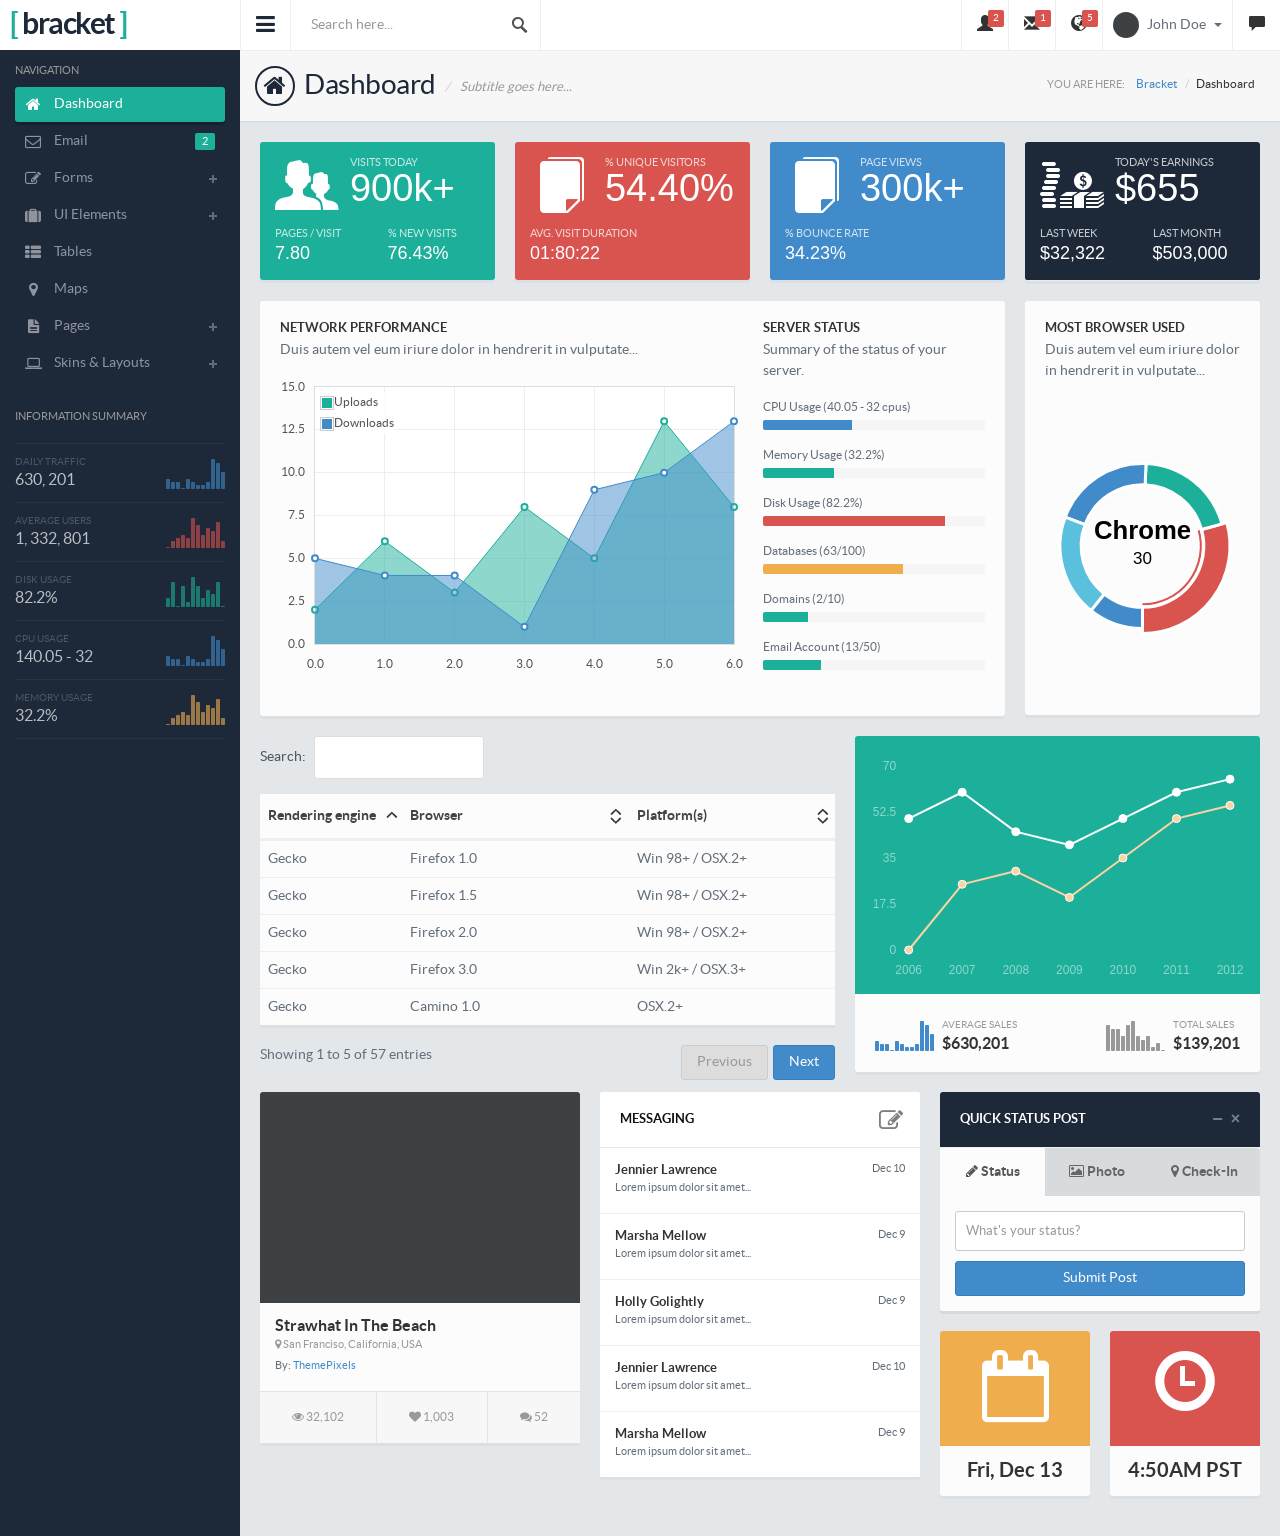
<file: index.html>
<!DOCTYPE html>
<html lang="en">
<head>
  <meta charset="utf-8">
  <meta name="viewport" content="width=device-width, initial-scale=1.0, maximum-scale=1.0">
  <meta name="description" content="">
  <meta name="author" content="">
  <link rel="shortcut icon" href="images/favicon.png" type="image/png">

  <title>Bracket Responsive Bootstrap3 Admin</title>

  <link href="css/style.default.css" rel="stylesheet">
  <link href="css/jquery.datatables.css" rel="stylesheet">

  <!-- HTML5 shim and Respond.js IE8 support of HTML5 elements and media queries -->
  <!--[if lt IE 9]>
  <script src="js/html5shiv.js"></script>
  <script src="js/respond.min.js"></script>
  <![endif]-->
</head>

<body>
    
<!-- Preloader -->
<div id="preloader">
    <div id="status"><i class="fa fa-spinner fa-spin"></i></div>
</div>

<section>
  
  <div class="leftpanel">
    
    <div class="logopanel">
        <h1><span>[</span> bracket <span>]</span></h1>
    </div><!-- logopanel -->
        
    <div class="leftpanelinner">    
        
        <!-- This is only visible to small devices -->
        <div class="visible-xs hidden-sm hidden-md hidden-lg">   
            <div class="media userlogged">
                <img alt="" src="images/photos/loggeduser.png" class="media-object">
                <div class="media-body">
                    <h4>John Doe</h4>
                    <span>"Life is so..."</span>
                </div>
            </div>
          
            <h5 class="sidebartitle actitle">Account</h5>
            <ul class="nav nav-pills nav-stacked nav-bracket mb30">
              <li><a href="profile.html"><i class="fa fa-user"></i> <span>Profile</span></a></li>
              <li><a href=""><i class="fa fa-cog"></i> <span>Account Settings</span></a></li>
              <li><a href=""><i class="fa fa-question-circle"></i> <span>Help</span></a></li>
              <li><a href="signout.html"><i class="fa fa-sign-out"></i> <span>Sign Out</span></a></li>
            </ul>
        </div>
      
      <h5 class="sidebartitle">Navigation</h5>
      <ul class="nav nav-pills nav-stacked nav-bracket">
        <li class="active"><a href="index.html"><i class="fa fa-home"></i> <span>Dashboard</span></a></li>
        <li><a href="email.html"><span class="pull-right badge badge-success">2</span><i class="fa fa-envelope-o"></i> <span>Email</span></a></li>
        <li class="nav-parent"><a href=""><i class="fa fa-edit"></i> <span>Forms</span></a>
          <ul class="children">
            <li><a href="general-forms.html"><i class="fa fa-caret-right"></i> General Forms</a></li>
            <li><a href="form-layouts.html"><i class="fa fa-caret-right"></i> Form Layouts</a></li>
            <li><a href="form-validation.html"><i class="fa fa-caret-right"></i> Form Validation</a></li>
            <li><a href="form-wizards.html"><i class="fa fa-caret-right"></i> Form Wizards</a></li>
            <li><a href="wysiwyg.html"><span class="pull-right badge badge-danger">updated</span><i class="fa fa-caret-right"></i> Text Editor</a></li>
            <li><a href="code-editor.html"><span class="pull-right badge badge-info">new</span><i class="fa fa-caret-right"></i> Code Editor</a></li>
          </ul>
        </li>
        <li class="nav-parent"><a href=""><i class="fa fa-suitcase"></i> <span>UI Elements</span></a>
          <ul class="children">
            <li><a href="buttons.html"><i class="fa fa-caret-right"></i> Buttons</a></li>
            <li><a href="icons.html"><i class="fa fa-caret-right"></i> Icons</a></li>
            <li><a href="typography.html"><i class="fa fa-caret-right"></i> Typography</a></li>
            <li><a href="alerts.html"><i class="fa fa-caret-right"></i> Alerts &amp; Notifications</a></li>
            <li><a href="modals.html"><span class="pull-right badge badge-info">new</span><i class="fa fa-caret-right"></i> Modals</a></li>
            <li><a href="tabs-accordions.html"><i class="fa fa-caret-right"></i> Tabs &amp; Accordions</a></li>
            <li><a href="sliders.html"><i class="fa fa-caret-right"></i> Sliders</a></li>
            <li><a href="graphs.html"><i class="fa fa-caret-right"></i> Graphs &amp; Charts</a></li>
            <li><a href="widgets.html"><span class="pull-right badge badge-danger">updated</span><i class="fa fa-caret-right"></i> Panels &amp; Widgets</a></li>
            <li><a href="extras.html"><i class="fa fa-caret-right"></i> Extras</a></li>
          </ul>
        </li>
        <li><a href="tables.html"><i class="fa fa-th-list"></i> <span>Tables</span></a></li>
        <li><a href="maps.html"><i class="fa fa-map-marker"></i> <span>Maps</span></a></li>
        <li class="nav-parent"><a href=""><i class="fa fa-file-text"></i> <span>Pages</span></a>
          <ul class="children">
            <li><a href="calendar.html"><i class="fa fa-caret-right"></i> Calendar</a></li>
            <li><a href="media-manager.html"><i class="fa fa-caret-right"></i> Media Manager</a></li>
            <li><a href="timeline.html"><i class="fa fa-caret-right"></i> Timeline</a></li>
            <li><a href="blog-list.html"><i class="fa fa-caret-right"></i> Blog List</a></li>
            <li><a href="blog-single.html"><i class="fa fa-caret-right"></i> Blog Single</a></li>
            <li><a href="people-directory.html"><i class="fa fa-caret-right"></i> People Directory</a></li>
            <li><a href="profile.html"><i class="fa fa-caret-right"></i> Profile</a></li>
            <li><a href="invoice.html"><i class="fa fa-caret-right"></i> Invoice</a></li>
            <li><a href="search-results.html"><i class="fa fa-caret-right"></i> Search Results</a></li>
            <li><a href="blank.html"><i class="fa fa-caret-right"></i> Blank Page</a></li>
            <li><a href="notfound.html"><i class="fa fa-caret-right"></i> 404 Page</a></li>
            <li><a href="locked.html"><i class="fa fa-caret-right"></i> Locked Screen</a></li>
            <li><a href="signin.html"><i class="fa fa-caret-right"></i> Sign In</a></li>
            <li><a href="signup.html"><i class="fa fa-caret-right"></i> Sign Up</a></li>
          </ul>
        </li>
        <li class="nav-parent"><a href="layouts.html"><i class="fa fa-laptop"></i> <span>Skins &amp; Layouts</span></a>
            <ul class="children">
                <li><a href="layouts.html"><i class="fa fa-caret-right"></i> General Layouts</a></li>
                <li><a href="horizontal-menu.html"><i class="fa fa-caret-right"></i> Top Menu</a></li>
                <li><a href="horizontal-menu2.html"><i class="fa fa-caret-right"></i> Top Menu w/ Sidebar</a></li>
                <li><a href="fixed-width.html"><i class="fa fa-caret-right"></i> Fixed Width Page</a></li>
                <li><a href="fixed-width2.html"><span class="pull-right badge badge-info">new</span><i class="fa fa-caret-right"></i> Fixed Width w/ Menu</a></li>
            </ul>
        </li>
      </ul>
      
      <div class="infosummary">
        <h5 class="sidebartitle">Information Summary</h5>    
        <ul>
            <li>
                <div class="datainfo">
                    <span class="text-muted">Daily Traffic</span>
                    <h4>630, 201</h4>
                </div>
                <div id="sidebar-chart" class="chart"></div>   
            </li>
            <li>
                <div class="datainfo">
                    <span class="text-muted">Average Users</span>
                    <h4>1, 332, 801</h4>
                </div>
                <div id="sidebar-chart2" class="chart"></div>   
            </li>
            <li>
                <div class="datainfo">
                    <span class="text-muted">Disk Usage</span>
                    <h4>82.2%</h4>
                </div>
                <div id="sidebar-chart3" class="chart"></div>   
            </li>
            <li>
                <div class="datainfo">
                    <span class="text-muted">CPU Usage</span>
                    <h4>140.05 - 32</h4>
                </div>
                <div id="sidebar-chart4" class="chart"></div>   
            </li>
            <li>
                <div class="datainfo">
                    <span class="text-muted">Memory Usage</span>
                    <h4>32.2%</h4>
                </div>
                <div id="sidebar-chart5" class="chart"></div>   
            </li>
        </ul>
      </div><!-- infosummary -->
      
    </div><!-- leftpanelinner -->
  </div><!-- leftpanel -->
  
  <div class="mainpanel">
    
    <div class="headerbar">
      
      <a class="menutoggle"><i class="fa fa-bars"></i></a>
      
      <form class="searchform" action="index.html" method="post">
        <input type="text" class="form-control" name="keyword" placeholder="Search here..." />
      </form>
      
      <div class="header-right">
        <ul class="headermenu">
          <li>
            <div class="btn-group">
              <button class="btn btn-default dropdown-toggle tp-icon" data-toggle="dropdown">
                <i class="glyphicon glyphicon-user"></i>
                <span class="badge">2</span>
              </button>
              <div class="dropdown-menu dropdown-menu-head pull-right">
                <h5 class="title">2 Newly Registered Users</h5>
                <ul class="dropdown-list user-list">
                  <li class="new">
                    <div class="thumb"><a href=""><img src="images/photos/user1.png" alt="" /></a></div>
                    <div class="desc">
                      <h5><a href="">Draniem Daamul (@draniem)</a> <span class="badge badge-success">new</span></h5>
                    </div>
                  </li>
                  <li class="new">
                    <div class="thumb"><a href=""><img src="images/photos/user2.png" alt="" /></a></div>
                    <div class="desc">
                      <h5><a href="">Zaham Sindilmaca (@zaham)</a> <span class="badge badge-success">new</span></h5>
                    </div>
                  </li>
                  <li>
                    <div class="thumb"><a href=""><img src="images/photos/user3.png" alt="" /></a></div>
                    <div class="desc">
                      <h5><a href="">Weno Carasbong (@wenocar)</a></h5>
                    </div>
                  </li>
                  <li>
                    <div class="thumb"><a href=""><img src="images/photos/user4.png" alt="" /></a></div>
                    <div class="desc">
                      <h5><a href="">Nusja Nawancali (@nusja)</a></h5>
                    </div>
                  </li>
                  <li>
                    <div class="thumb"><a href=""><img src="images/photos/user5.png" alt="" /></a></div>
                    <div class="desc">
                      <h5><a href="">Lane Kitmari (@lane_kitmare)</a></h5>
                    </div>
                  </li>
                  <li class="new"><a href="">See All Users</a></li>
                </ul>
              </div>
            </div>
          </li>
          <li>
            <div class="btn-group">
              <button class="btn btn-default dropdown-toggle tp-icon" data-toggle="dropdown">
                <i class="glyphicon glyphicon-envelope"></i>
                <span class="badge">1</span>
              </button>
              <div class="dropdown-menu dropdown-menu-head pull-right">
                <h5 class="title">You Have 1 New Message</h5>
                <ul class="dropdown-list gen-list">
                  <li class="new">
                    <a href="">
                    <span class="thumb"><img src="images/photos/user1.png" alt="" /></span>
                    <span class="desc">
                      <span class="name">Draniem Daamul <span class="badge badge-success">new</span></span>
                      <span class="msg">Lorem ipsum dolor sit amet...</span>
                    </span>
                    </a>
                  </li>
                  <li>
                    <a href="">
                    <span class="thumb"><img src="images/photos/user2.png" alt="" /></span>
                    <span class="desc">
                      <span class="name">Nusja Nawancali</span>
                      <span class="msg">Lorem ipsum dolor sit amet...</span>
                    </span>
                    </a>
                  </li>
                  <li>
                    <a href="">
                    <span class="thumb"><img src="images/photos/user3.png" alt="" /></span>
                    <span class="desc">
                      <span class="name">Weno Carasbong</span>
                      <span class="msg">Lorem ipsum dolor sit amet...</span>
                    </span>
                    </a>
                  </li>
                  <li>
                    <a href="">
                    <span class="thumb"><img src="images/photos/user4.png" alt="" /></span>
                    <span class="desc">
                      <span class="name">Zaham Sindilmaca</span>
                      <span class="msg">Lorem ipsum dolor sit amet...</span>
                    </span>
                    </a>
                  </li>
                  <li>
                    <a href="">
                    <span class="thumb"><img src="images/photos/user5.png" alt="" /></span>
                    <span class="desc">
                      <span class="name">Veno Leongal</span>
                      <span class="msg">Lorem ipsum dolor sit amet...</span>
                    </span>
                    </a>
                  </li>
                  <li class="new"><a href="">Read All Messages</a></li>
                </ul>
              </div>
            </div>
          </li>
          <li>
            <div class="btn-group">
              <button class="btn btn-default dropdown-toggle tp-icon" data-toggle="dropdown">
                <i class="glyphicon glyphicon-globe"></i>
                <span class="badge">5</span>
              </button>
              <div class="dropdown-menu dropdown-menu-head pull-right">
                <h5 class="title">You Have 5 New Notifications</h5>
                <ul class="dropdown-list gen-list">
                  <li class="new">
                    <a href="">
                    <span class="thumb"><img src="images/photos/user4.png" alt="" /></span>
                    <span class="desc">
                      <span class="name">Zaham Sindilmaca <span class="badge badge-success">new</span></span>
                      <span class="msg">is now following you</span>
                    </span>
                    </a>
                  </li>
                  <li class="new">
                    <a href="">
                    <span class="thumb"><img src="images/photos/user5.png" alt="" /></span>
                    <span class="desc">
                      <span class="name">Weno Carasbong <span class="badge badge-success">new</span></span>
                      <span class="msg">is now following you</span>
                    </span>
                    </a>
                  </li>
                  <li class="new">
                    <a href="">
                    <span class="thumb"><img src="images/photos/user3.png" alt="" /></span>
                    <span class="desc">
                      <span class="name">Veno Leongal <span class="badge badge-success">new</span></span>
                      <span class="msg">likes your recent status</span>
                    </span>
                    </a>
                  </li>
                  <li class="new">
                    <a href="">
                    <span class="thumb"><img src="images/photos/user3.png" alt="" /></span>
                    <span class="desc">
                      <span class="name">Nusja Nawancali <span class="badge badge-success">new</span></span>
                      <span class="msg">downloaded your work</span>
                    </span>
                    </a>
                  </li>
                  <li class="new">
                    <a href="">
                    <span class="thumb"><img src="images/photos/user3.png" alt="" /></span>
                    <span class="desc">
                      <span class="name">Nusja Nawancali <span class="badge badge-success">new</span></span>
                      <span class="msg">send you 2 messages</span>
                    </span>
                    </a>
                  </li>
                  <li class="new"><a href="">See All Notifications</a></li>
                </ul>
              </div>
            </div>
          </li>
          <li>
            <div class="btn-group">
              <button type="button" class="btn btn-default dropdown-toggle" data-toggle="dropdown">
                <img src="images/photos/loggeduser.png" alt="" />
                John Doe
                <span class="caret"></span>
              </button>
              <ul class="dropdown-menu dropdown-menu-usermenu pull-right">
                <li><a href="profile.html"><i class="glyphicon glyphicon-user"></i> My Profile</a></li>
                <li><a href="#"><i class="glyphicon glyphicon-cog"></i> Account Settings</a></li>
                <li><a href="#"><i class="glyphicon glyphicon-question-sign"></i> Help</a></li>
                <li><a href="signin.html"><i class="glyphicon glyphicon-log-out"></i> Log Out</a></li>
              </ul>
            </div>
          </li>
          <li>
            <button id="chatview" class="btn btn-default tp-icon chat-icon">
                <i class="glyphicon glyphicon-comment"></i>
            </button>
          </li>
        </ul>
      </div><!-- header-right -->
      
    </div><!-- headerbar -->
    
    <div class="pageheader">
      <h2><i class="fa fa-home"></i> Dashboard <span>Subtitle goes here...</span></h2>
      <div class="breadcrumb-wrapper">
        <span class="label">You are here:</span>
        <ol class="breadcrumb">
          <li><a href="index.html">Bracket</a></li>
          <li class="active">Dashboard</li>
        </ol>
      </div>
    </div>
    
    <div class="contentpanel">
      
      <div class="row">
        
        <div class="col-sm-6 col-md-3">
          <div class="panel panel-success panel-stat">
            <div class="panel-heading">
              
              <div class="stat">
                <div class="row">
                  <div class="col-xs-4">
                    <img src="images/is-user.png" alt="" />
                  </div>
                  <div class="col-xs-8">
                    <small class="stat-label">Visits Today</small>
                    <h1>900k+</h1>
                  </div>
                </div><!-- row -->
                
                <div class="mb15"></div>
                
                <div class="row">
                  <div class="col-xs-6">
                    <small class="stat-label">Pages / Visit</small>
                    <h4>7.80</h4>
                  </div>
                  
                  <div class="col-xs-6">
                    <small class="stat-label">% New Visits</small>
                    <h4>76.43%</h4>
                  </div>
                </div><!-- row -->
              </div><!-- stat -->
              
            </div><!-- panel-heading -->
          </div><!-- panel -->
        </div><!-- col-sm-6 -->
        
        <div class="col-sm-6 col-md-3">
          <div class="panel panel-danger panel-stat">
            <div class="panel-heading">
              
              <div class="stat">
                <div class="row">
                  <div class="col-xs-4">
                    <img src="images/is-document.png" alt="" />
                  </div>
                  <div class="col-xs-8">
                    <small class="stat-label">% Unique Visitors</small>
                    <h1>54.40%</h1>
                  </div>
                </div><!-- row -->
                
                <div class="mb15"></div>
                
                <small class="stat-label">Avg. Visit Duration</small>
                <h4>01:80:22</h4>
                  
              </div><!-- stat -->
              
            </div><!-- panel-heading -->
          </div><!-- panel -->
        </div><!-- col-sm-6 -->
        
        <div class="col-sm-6 col-md-3">
          <div class="panel panel-primary panel-stat">
            <div class="panel-heading">
              
              <div class="stat">
                <div class="row">
                  <div class="col-xs-4">
                    <img src="images/is-document.png" alt="" />
                  </div>
                  <div class="col-xs-8">
                    <small class="stat-label">Page Views</small>
                    <h1>300k+</h1>
                  </div>
                </div><!-- row -->
                
                <div class="mb15"></div>
                
                <small class="stat-label">% Bounce Rate</small>
                <h4>34.23%</h4>
                  
              </div><!-- stat -->
              
            </div><!-- panel-heading -->
          </div><!-- panel -->
        </div><!-- col-sm-6 -->
        
        <div class="col-sm-6 col-md-3">
          <div class="panel panel-dark panel-stat">
            <div class="panel-heading">
              
              <div class="stat">
                <div class="row">
                  <div class="col-xs-4">
                    <img src="images/is-money.png" alt="" />
                  </div>
                  <div class="col-xs-8">
                    <small class="stat-label">Today's Earnings</small>
                    <h1>$655</h1>
                  </div>
                </div><!-- row -->
                
                <div class="mb15"></div>
                
                <div class="row">
                  <div class="col-xs-6">
                    <small class="stat-label">Last Week</small>
                    <h4>$32,322</h4>
                  </div>
                  
                  <div class="col-xs-6">
                    <small class="stat-label">Last Month</small>
                    <h4>$503,000</h4>
                  </div>
                </div><!-- row -->
                  
              </div><!-- stat -->
              
            </div><!-- panel-heading -->
          </div><!-- panel -->
        </div><!-- col-sm-6 -->
      </div><!-- row -->
      
      <div class="row">
        <div class="col-sm-8 col-md-9">
          <div class="panel panel-default">
            <div class="panel-body">
              <div class="row">
                <div class="col-sm-8">
                  <h5 class="subtitle mb5">Network Performance</h5>
                  <p class="mb15">Duis autem vel eum iriure dolor in hendrerit in vulputate...</p>
                  <div id="basicflot" style="width: 100%; height: 300px; margin-bottom: 20px"></div>
                </div><!-- col-sm-8 -->
                <div class="col-sm-4">
                  <h5 class="subtitle mb5">Server Status</h5>
                  <p class="mb15">Summary of the status of your server.</p>
                  
                  <span class="sublabel">CPU Usage (40.05 - 32 cpus)</span>
                  <div class="progress progress-sm">
                    <div style="width: 40%" aria-valuemax="100" aria-valuemin="0" aria-valuenow="40" role="progressbar" class="progress-bar progress-bar-primary"></div>
                  </div><!-- progress -->
                  
                  <span class="sublabel">Memory Usage (32.2%)</span>
                  <div class="progress progress-sm">
                    <div style="width: 32%" aria-valuemax="100" aria-valuemin="0" aria-valuenow="40" role="progressbar" class="progress-bar progress-bar-success"></div>
                  </div><!-- progress -->
                  
                  <span class="sublabel">Disk Usage (82.2%)</span>
                  <div class="progress progress-sm">
                    <div style="width: 82%" aria-valuemax="100" aria-valuemin="0" aria-valuenow="40" role="progressbar" class="progress-bar progress-bar-danger"></div>
                  </div><!-- progress -->
                  
                  <span class="sublabel">Databases (63/100)</span>
                  <div class="progress progress-sm">
                    <div style="width: 63%" aria-valuemax="100" aria-valuemin="0" aria-valuenow="40" role="progressbar" class="progress-bar progress-bar-warning"></div>
                  </div><!-- progress -->
                  
                  <span class="sublabel">Domains (2/10)</span>
                  <div class="progress progress-sm">
                    <div style="width: 20%" aria-valuemax="100" aria-valuemin="0" aria-valuenow="40" role="progressbar" class="progress-bar progress-bar-success"></div>
                  </div><!-- progress -->
                  
                  <span class="sublabel">Email Account (13/50)</span>
                  <div class="progress progress-sm">
                    <div style="width: 26%" aria-valuemax="100" aria-valuemin="0" aria-valuenow="40" role="progressbar" class="progress-bar progress-bar-success"></div>
                  </div><!-- progress -->
                  
                  
                </div><!-- col-sm-4 -->
              </div><!-- row -->
            </div><!-- panel-body -->
          </div><!-- panel -->
        </div><!-- col-sm-9 -->
        
        <div class="col-sm-4 col-md-3">
          
          <div class="panel panel-default">
            <div class="panel-body">
            <h5 class="subtitle mb5">Most Browser Used</h5>
            <p class="mb15">Duis autem vel eum iriure dolor in hendrerit in vulputate...</p>
            <div id="donut-chart2" style="text-align: center; height: 298px;"></div>
            </div><!-- panel-body -->
          </div><!-- panel -->
          
        </div><!-- col-sm-3 -->
        
      </div><!-- row -->
      
      <div class="row">
        
        <div class="col-sm-7">
          
          <div class="table-responsive dashboard-datatable">
            <table class="table" id="table1">
              <thead>
                 <tr>
                    <th>Rendering engine</th>
                    <th>Browser</th>
                    <th>Platform(s)</th>
                 </tr>
              </thead>
              <tbody>
                 <tr class="odd gradeX">
                    <td>Trident</td>
                    <td>Internet
                        Explorer 4.0</td>
                    <td>Win 95+</td>
                 </tr>
                 <tr class="even gradeC">
                    <td>Trident</td>
                    <td>Internet
                        Explorer 5.0</td>
                    <td>Win 95+</td>
                 </tr>
                 <tr class="odd gradeA">
                    <td>Trident</td>
                    <td>Internet
                        Explorer 5.5</td>
                    <td>Win 95+</td>
                 </tr>
                 <tr class="even gradeA">
                    <td>Trident</td>
                    <td>Internet
                        Explorer 6</td>
                    <td>Win 98+</td>
                 </tr>
                 <tr class="odd gradeA">
                    <td>Trident</td>
                    <td>Internet Explorer 7</td>
                    <td>Win XP SP2+</td>
                 </tr>
                 <tr class="even gradeA">
                    <td>Trident</td>
                    <td>AOL browser (AOL desktop)</td>
                    <td>Win XP</td>
                 </tr>
                 <tr class="gradeA">
                    <td>Gecko</td>
                    <td>Firefox 1.0</td>
                    <td>Win 98+ / OSX.2+</td>
                 </tr>
                 <tr class="gradeA">
                    <td>Gecko</td>
                    <td>Firefox 1.5</td>
                    <td>Win 98+ / OSX.2+</td>
                 </tr>
                 <tr class="gradeA">
                    <td>Gecko</td>
                    <td>Firefox 2.0</td>
                    <td>Win 98+ / OSX.2+</td>
                 </tr>
                 <tr class="gradeA">
                    <td>Gecko</td>
                    <td>Firefox 3.0</td>
                    <td>Win 2k+ / OSX.3+</td>
                 </tr>
                 <tr class="gradeA">
                    <td>Gecko</td>
                    <td>Camino 1.0</td>
                    <td>OSX.2+</td>
                 </tr>
                 <tr class="gradeA">
                    <td>Gecko</td>
                    <td>Camino 1.5</td>
                    <td>OSX.3+</td>
                 </tr>
                 <tr class="gradeA">
                    <td>Gecko</td>
                    <td>Netscape 7.2</td>
                    <td>Win 95+ / Mac OS 8.6-9.2</td>
                 </tr>
                 <tr class="gradeA">
                    <td>Gecko</td>
                    <td>Netscape Browser 8</td>
                    <td>Win 98SE+</td>
                 </tr>
                 <tr class="gradeA">
                    <td>Gecko</td>
                    <td>Netscape Navigator 9</td>
                    <td>Win 98+ / OSX.2+</td>
                 </tr>
                 <tr class="gradeA">
                    <td>Gecko</td>
                    <td>Mozilla 1.0</td>
                    <td>Win 95+ / OSX.1+</td>
                 </tr>
                 <tr class="gradeA">
                    <td>Gecko</td>
                    <td>Mozilla 1.1</td>
                    <td>Win 95+ / OSX.1+</td>
                 </tr>
                 <tr class="gradeA">
                    <td>Gecko</td>
                    <td>Mozilla 1.2</td>
                    <td>Win 95+ / OSX.1+</td>
                 </tr>
                 <tr class="gradeA">
                    <td>Gecko</td>
                    <td>Mozilla 1.3</td>
                    <td>Win 95+ / OSX.1+</td>
                 </tr>
                 <tr class="gradeA">
                    <td>Gecko</td>
                    <td>Mozilla 1.4</td>
                    <td>Win 95+ / OSX.1+</td>
                 </tr>
                 <tr class="gradeA">
                    <td>Gecko</td>
                    <td>Mozilla 1.5</td>
                    <td>Win 95+ / OSX.1+</td>
                 </tr>
                 <tr class="gradeA">
                    <td>Gecko</td>
                    <td>Mozilla 1.6</td>
                    <td>Win 95+ / OSX.1+</td>
                 </tr>
                 <tr class="gradeA">
                    <td>Gecko</td>
                    <td>Mozilla 1.7</td>
                    <td>Win 98+ / OSX.1+</td>
                 </tr>
                 <tr class="gradeA">
                    <td>Gecko</td>
                    <td>Mozilla 1.8</td>
                    <td>Win 98+ / OSX.1+</td>
                 </tr>
                 <tr class="gradeA">
                    <td>Gecko</td>
                    <td>Seamonkey 1.1</td>
                    <td>Win 98+ / OSX.2+</td>
                 </tr>
                 <tr class="gradeA">
                    <td>Gecko</td>
                    <td>Epiphany 2.20</td>
                    <td>Gnome</td>
                 </tr>
                 <tr class="gradeA">
                    <td>Webkit</td>
                    <td>Safari 1.2</td>
                    <td>OSX.3</td>
                 </tr>
                 <tr class="gradeA">
                    <td>Webkit</td>
                    <td>Safari 1.3</td>
                    <td>OSX.3</td>
                 </tr>
                 <tr class="gradeA">
                    <td>Webkit</td>
                    <td>Safari 2.0</td>
                    <td>OSX.4+</td>
                 </tr>
                 <tr class="gradeA">
                    <td>Webkit</td>
                    <td>Safari 3.0</td>
                    <td>OSX.4+</td>
                 </tr>
                 <tr class="gradeA">
                    <td>Webkit</td>
                    <td>OmniWeb 5.5</td>
                    <td>OSX.4+</td>
                 </tr>
                 <tr class="gradeA">
                    <td>Webkit</td>
                    <td>iPod Touch / iPhone</td>
                    <td>iPod</td>
                 </tr>
                 <tr class="gradeA">
                    <td>Webkit</td>
                    <td>S60</td>
                    <td>S60</td>
                 </tr>
                 <tr class="gradeA">
                    <td>Presto</td>
                    <td>Opera 7.0</td>
                    <td>Win 95+ / OSX.1+</td>
                 </tr>
                 <tr class="gradeA">
                    <td>Presto</td>
                    <td>Opera 7.5</td>
                    <td>Win 95+ / OSX.2+</td>
                 </tr>
                 <tr class="gradeA">
                    <td>Presto</td>
                    <td>Opera 8.0</td>
                    <td>Win 95+ / OSX.2+</td>
                 </tr>
                 <tr class="gradeA">
                    <td>Presto</td>
                    <td>Opera 8.5</td>
                    <td>Win 95+ / OSX.2+</td>
                 </tr>
                 <tr class="gradeA">
                    <td>Presto</td>
                    <td>Opera 9.0</td>
                    <td>Win 95+ / OSX.3+</td>
                 </tr>
                 <tr class="gradeA">
                    <td>Presto</td>
                    <td>Opera 9.2</td>
                    <td>Win 88+ / OSX.3+</td>
                 </tr>
                 <tr class="gradeA">
                    <td>Presto</td>
                    <td>Opera 9.5</td>
                    <td>Win 88+ / OSX.3+</td>
                 </tr>
                 <tr class="gradeA">
                    <td>Presto</td>
                    <td>Opera for Wii</td>
                    <td>Wii</td>
                 </tr>
                 <tr class="gradeA">
                    <td>Presto</td>
                    <td>Nokia N800</td>
                    <td>N800</td>
                 </tr>
                 <tr class="gradeA">
                    <td>Presto</td>
                    <td>Nintendo DS browser</td>
                    <td>Nintendo DS</td>
                 </tr>
                 <tr class="gradeC">
                    <td>KHTML</td>
                    <td>Konqureror 3.1</td>
                    <td>KDE 3.1</td>
                 </tr>
                 <tr class="gradeA">
                    <td>KHTML</td>
                    <td>Konqureror 3.3</td>
                    <td>KDE 3.3</td>
                 </tr>
                 <tr class="gradeA">
                    <td>KHTML</td>
                    <td>Konqureror 3.5</td>
                    <td>KDE 3.5</td>
                 </tr>
                 <tr class="gradeX">
                    <td>Tasman</td>
                    <td>Internet Explorer 4.5</td>
                    <td>Mac OS 8-9</td>
                 </tr>
                 <tr class="gradeC">
                    <td>Tasman</td>
                    <td>Internet Explorer 5.1</td>
                    <td>Mac OS 7.6-9</td>
                 </tr>
                 <tr class="gradeC">
                    <td>Tasman</td>
                    <td>Internet Explorer 5.2</td>
                    <td>Mac OS 8-X</td>
                 </tr>
                 <tr class="gradeA">
                    <td>Misc</td>
                    <td>NetFront 3.1</td>
                    <td>Embedded devices</td>
                 </tr>
                 <tr class="gradeA">
                    <td>Misc</td>
                    <td>NetFront 3.4</td>
                    <td>Embedded devices</td>
                 </tr>
                 <tr class="gradeX">
                    <td>Misc</td>
                    <td>Dillo 0.8</td>
                    <td>Embedded devices</td>
                 </tr>
                 <tr class="gradeX">
                    <td>Misc</td>
                    <td>Links</td>
                    <td>Text only</td>
                 </tr>
                 <tr class="gradeX">
                    <td>Misc</td>
                    <td>Lynx</td>
                    <td>Text only</td>
                 </tr>
                 <tr class="gradeC">
                    <td>Misc</td>
                    <td>IE Mobile</td>
                    <td>Windows Mobile 6</td>
                 </tr>
                 <tr class="gradeC">
                    <td>Misc</td>
                    <td>PSP browser</td>
                    <td>PSP</td>
                 </tr>
                 <tr class="gradeU">
                    <td>Other browsers</td>
                    <td>All others</td>
                    <td>-</td>
                 </tr>
              </tbody>
           </table>
          </div><!-- table-responsive -->
          
        </div><!-- col-sm-7 -->
        
        <div class="col-sm-5">
          
          <div class="panel panel-success">
            <div class="panel-heading padding5">
              <div id="line-chart" style="height: 248px;"></div>
            </div>
            <div class="panel-body">
              <div class="tinystat pull-left">
                <div id="sparkline" class="chart mt5"></div>
                <div class="datainfo">
                  <span class="text-muted">Average Sales</span>
                  <h4>$630,201</h4>
                </div>
              </div><!-- tinystat -->
              <div class="tinystat pull-right">
                <div id="sparkline2" class="chart mt5"></div>
                <div class="datainfo">
                  <span class="text-muted">Total Sales</span>
                  <h4>$139,201</h4>
                </div>
              </div><!-- tinystat -->
            </div>
          </div><!-- panel -->
          
        </div><!-- col-sm-6 -->
      </div><!-- row -->
      
      <div class="row">
        <div class="col-sm-6 col-md-4">
          <div class="panel panel-default widget-photoday">
            <div class="panel-body">
              <a href="" class="photoday"><img src="images/photos/photo1.png" alt="" /></a>
              <div class="photo-details">
                <h4 class="photo-title">Strawhat In The Beach</h4>
                <small class="text-muted"><i class="fa fa-map-marker"></i> San Franciso, California, USA</small>
                <small>By: <a href="">ThemePixels</a></small>
              </div><!-- photo-details -->
              <ul class="photo-meta">
                <li><span><i class="fa fa-eye"></i> 32,102</span></li>
                <li><a href="#"><i class="fa fa-heart"></i> 1,003</a></li>
                <li><a href="#"><i class="fa fa-comments"></i> 52</a></li>
              </ul>
            </div><!-- panel-body -->
          </div><!-- panel -->
        </div><!-- col-sm-6 -->
        
        <div class="col-sm-6 col-md-4">
          <div class="panel panel-default panel-alt widget-messaging">
          <div class="panel-heading">
              <div class="panel-btns">
                <a href="" class="panel-edit"><i class="fa fa-edit"></i></a>
              </div><!-- panel-btns -->
              <h3 class="panel-title">Messaging</h3>
            </div>
            <div class="panel-body">
              <ul>
                <li>
                  <small class="pull-right">Dec 10</small>
                  <h4 class="sender">Jennier Lawrence</h4>
                  <small>Lorem ipsum dolor sit amet...</small>
                </li>
                <li>
                  <small class="pull-right">Dec 9</small>
                  <h4 class="sender">Marsha Mellow</h4>
                  <small>Lorem ipsum dolor sit amet...</small>
                </li>
                <li>
                  <small class="pull-right">Dec 9</small>
                  <h4 class="sender">Holly Golightly</h4>
                  <small>Lorem ipsum dolor sit amet...</small>
                </li>
                <li>
                  <small class="pull-right">Dec 10</small>
                  <h4 class="sender">Jennier Lawrence</h4>
                  <small>Lorem ipsum dolor sit amet...</small>
                </li>
                <li>
                  <small class="pull-right">Dec 9</small>
                  <h4 class="sender">Marsha Mellow</h4>
                  <small>Lorem ipsum dolor sit amet...</small>
                </li>
              </ul>
            </div><!-- panel-body -->
          </div><!-- panel -->
        </div><!-- col-sm-6 -->
        
        <div class="col-sm-6 col-md-4">
          <div class="panel panel-dark panel-alt widget-quick-status-post">
          <div class="panel-heading">
              <div class="panel-btns">
                <a href="" class="panel-close">&times;</a>
                <a href="" class="minimize">&minus;</a>
              </div><!-- panel-btns -->
              <h3 class="panel-title">Quick Status Post</h3>
            </div>
            <div class="panel-body">
              <ul class="nav nav-tabs nav-justified">
                <li class="active"><a href="#post-status" data-toggle="tab"><i class="fa fa-pencil"></i> <strong>Status</strong></a></li>
                <li><a href="#post-photo" data-toggle="tab"><i class="fa fa-picture-o"></i> <strong>Photo</strong></a></li>
                <li><a href="#post-checkin" data-toggle="tab"><i class="fa fa-map-marker"></i> <strong>Check-In</strong></a></li>
              </ul>
              <div class="tab-content">
                <div id="post-status" class="tab-pane active">
                  <input type="text" class="form-control" placeholder="What's your status?" />
                </div>
                <div id="post-photo" class="tab-pane">
                  <input type="text" class="form-control" placeholder="Choose photo" />
                </div>
                <div id="post-checkin" class="tab-pane">
                  <input type="text" class="form-control" placeholder="Search location" />
                </div>
                <button class="btn btn-primary btn-block mt10">Submit Post</button>
              </div><!-- tab-content -->
              
            </div><!-- panel-body -->
          </div><!-- panel -->
          
          <div class="mb20"></div>
          
          <div class="row">
            <div class="col-xs-6">
              <div class="panel panel-warning panel-alt widget-today">
                <div class="panel-heading text-center">
                  <i class="fa fa-calendar-o"></i>
                </div>
                <div class="panel-body text-center">
                  <h3 class="today">Fri, Dec 13</h3>
                </div><!-- panel-body -->
              </div><!-- panel -->
            </div>
            
            <div class="col-xs-6">
              <div class="panel panel-danger panel-alt widget-time">
                <div class="panel-heading text-center">
                  <i class="glyphicon glyphicon-time"></i>
                </div>
                <div class="panel-body text-center">
                  <h3 class="today">4:50AM PST</h3>
                </div><!-- panel-body -->
              </div><!-- panel -->
            </div>
          </div>
        </div><!-- col-sm-6 -->
        
      </div>
      
    </div><!-- contentpanel -->
    
  </div><!-- mainpanel -->
  
  <div class="rightpanel">
    <!-- Nav tabs -->
    <ul class="nav nav-tabs nav-justified">
        <li class="active"><a href="#rp-alluser" data-toggle="tab"><i class="fa fa-users"></i></a></li>
        <li><a href="#rp-favorites" data-toggle="tab"><i class="fa fa-heart"></i></a></li>
        <li><a href="#rp-history" data-toggle="tab"><i class="fa fa-clock-o"></i></a></li>
        <li><a href="#rp-settings" data-toggle="tab"><i class="fa fa-gear"></i></a></li>
    </ul>
        
    <!-- Tab panes -->
    <div class="tab-content">
        <div class="tab-pane active" id="rp-alluser">
            <h5 class="sidebartitle">Online Users</h5>
            <ul class="chatuserlist">
                <li class="online">
                    <div class="media">
                        <a href="#" class="pull-left media-thumb">
                            <img alt="" src="images/photos/userprofile.png" class="media-object">
                        </a>
                        <div class="media-body">
                            <strong>Eileen Sideways</strong>
                            <small>Los Angeles, CA</small>
                        </div>
                    </div><!-- media -->
                </li>
                <li class="online">
                    <div class="media">
                        <a href="#" class="pull-left media-thumb">
                            <img alt="" src="images/photos/user1.png" class="media-object">
                        </a>
                        <div class="media-body">
                            <span class="pull-right badge badge-danger">2</span>
                            <strong>Zaham Sindilmaca</strong>
                            <small>San Francisco, CA</small>
                        </div>
                    </div><!-- media -->
                </li>
                <li class="online">
                    <div class="media">
                        <a href="#" class="pull-left media-thumb">
                            <img alt="" src="images/photos/user2.png" class="media-object">
                        </a>
                        <div class="media-body">
                            <strong>Nusja Nawancali</strong>
                            <small>Bangkok, Thailand</small>
                        </div>
                    </div><!-- media -->
                </li>
                <li class="online">
                    <div class="media">
                        <a href="#" class="pull-left media-thumb">
                            <img alt="" src="images/photos/user3.png" class="media-object">
                        </a>
                        <div class="media-body">
                            <strong>Renov Leongal</strong>
                            <small>Cebu City, Philippines</small>
                        </div>
                    </div><!-- media -->
                </li>
                <li class="online">
                    <div class="media">
                        <a href="#" class="pull-left media-thumb">
                            <img alt="" src="images/photos/user4.png" class="media-object">
                        </a>
                        <div class="media-body">
                            <strong>Weno Carasbong</strong>
                            <small>Tokyo, Japan</small>
                        </div>
                    </div><!-- media -->
                </li>
            </ul>
            
            <div class="mb30"></div>
            
            <h5 class="sidebartitle">Offline Users</h5>
            <ul class="chatuserlist">
                <li>
                    <div class="media">
                        <a href="#" class="pull-left media-thumb">
                            <img alt="" src="images/photos/user5.png" class="media-object">
                        </a>
                        <div class="media-body">
                            <strong>Eileen Sideways</strong>
                            <small>Los Angeles, CA</small>
                        </div>
                    </div><!-- media -->
                </li>
                <li>
                    <div class="media">
                        <a href="#" class="pull-left media-thumb">
                            <img alt="" src="images/photos/user2.png" class="media-object">
                        </a>
                        <div class="media-body">
                            <strong>Zaham Sindilmaca</strong>
                            <small>San Francisco, CA</small>
                        </div>
                    </div><!-- media -->
                </li>
                <li>
                    <div class="media">
                        <a href="#" class="pull-left media-thumb">
                            <img alt="" src="images/photos/user3.png" class="media-object">
                        </a>
                        <div class="media-body">
                            <strong>Nusja Nawancali</strong>
                            <small>Bangkok, Thailand</small>
                        </div>
                    </div><!-- media -->
                </li>
                <li>
                    <div class="media">
                        <a href="#" class="pull-left media-thumb">
                            <img alt="" src="images/photos/user4.png" class="media-object">
                        </a>
                        <div class="media-body">
                            <strong>Renov Leongal</strong>
                            <small>Cebu City, Philippines</small>
                        </div>
                    </div><!-- media -->
                </li>
                <li>
                    <div class="media">
                        <a href="#" class="pull-left media-thumb">
                            <img alt="" src="images/photos/user5.png" class="media-object">
                        </a>
                        <div class="media-body">
                            <strong>Weno Carasbong</strong>
                            <small>Tokyo, Japan</small>
                        </div>
                    </div><!-- media -->
                </li>
                <li>
                    <div class="media">
                        <a href="#" class="pull-left media-thumb">
                            <img alt="" src="images/photos/user4.png" class="media-object">
                        </a>
                        <div class="media-body">
                            <strong>Renov Leongal</strong>
                            <small>Cebu City, Philippines</small>
                        </div>
                    </div><!-- media -->
                </li>
                <li>
                    <div class="media">
                        <a href="#" class="pull-left media-thumb">
                            <img alt="" src="images/photos/user5.png" class="media-object">
                        </a>
                        <div class="media-body">
                            <strong>Weno Carasbong</strong>
                            <small>Tokyo, Japan</small>
                        </div>
                    </div><!-- media -->
                </li>
            </ul>
        </div>
        <div class="tab-pane" id="rp-favorites">
            <h5 class="sidebartitle">Favorites</h5>
            <ul class="chatuserlist">
                <li class="online">
                    <div class="media">
                        <a href="#" class="pull-left media-thumb">
                            <img alt="" src="images/photos/user2.png" class="media-object">
                        </a>
                        <div class="media-body">
                            <strong>Eileen Sideways</strong>
                            <small>Los Angeles, CA</small>
                        </div>
                    </div><!-- media -->
                </li>
                <li>
                    <div class="media">
                        <a href="#" class="pull-left media-thumb">
                            <img alt="" src="images/photos/user1.png" class="media-object">
                        </a>
                        <div class="media-body">
                            <strong>Zaham Sindilmaca</strong>
                            <small>San Francisco, CA</small>
                        </div>
                    </div><!-- media -->
                </li>
                <li>
                    <div class="media">
                        <a href="#" class="pull-left media-thumb">
                            <img alt="" src="images/photos/user3.png" class="media-object">
                        </a>
                        <div class="media-body">
                            <strong>Nusja Nawancali</strong>
                            <small>Bangkok, Thailand</small>
                        </div>
                    </div><!-- media -->
                </li>
                <li class="online">
                    <div class="media">
                        <a href="#" class="pull-left media-thumb">
                            <img alt="" src="images/photos/user4.png" class="media-object">
                        </a>
                        <div class="media-body">
                            <strong>Renov Leongal</strong>
                            <small>Cebu City, Philippines</small>
                        </div>
                    </div><!-- media -->
                </li>
                <li class="online">
                    <div class="media">
                        <a href="#" class="pull-left media-thumb">
                            <img alt="" src="images/photos/user5.png" class="media-object">
                        </a>
                        <div class="media-body">
                            <strong>Weno Carasbong</strong>
                            <small>Tokyo, Japan</small>
                        </div>
                    </div><!-- media -->
                </li>
            </ul>
        </div>
        <div class="tab-pane" id="rp-history">
            <h5 class="sidebartitle">History</h5>
            <ul class="chatuserlist">
                <li class="online">
                    <div class="media">
                        <a href="#" class="pull-left media-thumb">
                            <img alt="" src="images/photos/user4.png" class="media-object">
                        </a>
                        <div class="media-body">
                            <strong>Eileen Sideways</strong>
                            <small>Hi hello, ctc?... would you mind if I go to your...</small>
                        </div>
                    </div><!-- media -->
                </li>
                <li>
                    <div class="media">
                        <a href="#" class="pull-left media-thumb">
                            <img alt="" src="images/photos/user2.png" class="media-object">
                        </a>
                        <div class="media-body">
                            <strong>Zaham Sindilmaca</strong>
                            <small>This is to inform you that your product that we...</small>
                        </div>
                    </div><!-- media -->
                </li>
                <li>
                    <div class="media">
                        <a href="#" class="pull-left media-thumb">
                            <img alt="" src="images/photos/user3.png" class="media-object">
                        </a>
                        <div class="media-body">
                            <strong>Nusja Nawancali</strong>
                            <small>Are you willing to have a long term relat...</small>
                        </div>
                    </div><!-- media -->
                </li>
            </ul>
        </div>
        <div class="tab-pane pane-settings" id="rp-settings">
            
            <h5 class="sidebartitle mb20">Settings</h5>
            <div class="form-group">
                <label class="col-xs-8 control-label">Show Offline Users</label>
                <div class="col-xs-4 control-label">
                    <div class="toggle toggle-success"></div>
                </div>
            </div>
            
            <div class="form-group">
                <label class="col-xs-8 control-label">Enable History</label>
                <div class="col-xs-4 control-label">
                    <div class="toggle toggle-success"></div>
                </div>
            </div>
            
            <div class="form-group">
                <label class="col-xs-8 control-label">Show Full Name</label>
                <div class="col-xs-4 control-label">
                    <div class="toggle-chat1 toggle-success"></div>
                </div>
            </div>
            
            <div class="form-group">
                <label class="col-xs-8 control-label">Show Location</label>
                <div class="col-xs-4 control-label">
                    <div class="toggle toggle-success"></div>
                </div>
            </div>
            
        </div><!-- tab-pane -->
        
    </div><!-- tab-content -->
  </div><!-- rightpanel -->
  
  
</section>


<script src="js/jquery-1.10.2.min.js"></script>
<script src="js/jquery-migrate-1.2.1.min.js"></script>
<script src="js/jquery-ui-1.10.3.min.js"></script>
<script src="js/bootstrap.min.js"></script>
<script src="js/modernizr.min.js"></script>
<script src="js/jquery.sparkline.min.js"></script>
<script src="js/toggles.min.js"></script>
<script src="js/retina.min.js"></script>
<script src="js/jquery.cookies.js"></script>

<script src="js/flot/flot.min.js"></script>
<script src="js/flot/flot.resize.min.js"></script>
<script src="js/morris.min.js"></script>
<script src="js/raphael-2.1.0.min.js"></script>

<script src="js/jquery.datatables.min.js"></script>
<script src="js/chosen.jquery.min.js"></script>

<script src="js/custom.js"></script>
<script src="js/dashboard.js"></script>

</body>
</html>
</file>
<file: css/style.default.css>
/*
Created by: @themepixels
URL: http://themepixels.com/
*/

@import url('bootstrap.min.css');
@import url('bootstrap-override.css');
@import url('jquery-ui-1.10.3.css');
@import url('font-awesome.min.css');
@import url('animate.min.css');
@import url('animate.delay.css');
@import url('toggles.css');
@import url('chosen.css');
@import url('lato.css');
@import url('roboto.css');

body {
   background: #1d2939;
   font-family: 'LatoRegular', 'Lucida Grande', 'Lucida Sans Unicode', Helvetica, sans-serif !important;
   line-height: 21px;
   color: #636e7b;
   overflow: hidden;
}

body.notfound,
body.signin {
   background: #e4e7ea;
}

input,select,textarea {
   font-family: 'LatoRegular', 'Lucida Grande', 'Lucida Sans Unicode', Helvetica, sans-serif !important;
	color: #636e7b;
}

a:focus, a:active { outline: none; }

h1,h2,h3,h4,h5 {
   font-family: 'LatoRegular', 'Lucida Grande', 'Lucida Sans Unicode', Helvetica, sans-serif;
}

strong {
	font-family: 'LatoBold';
	font-weight: normal;
}

/* preloader */
#preloader {
   position: fixed;
   top: 0;
   left: 0;
   width: 100%;
   height: 100%;
   background-color: #e4e7ea; 
   z-index: 10000; 
}

#status {
   width: 30px;
   height: 30px;
   position: absolute;
   left: 50%; 
   top: 50%;
   margin: -15px 0 0 -15px;
   font-size: 32px;
}

/* signin */




/***** HEADER PANEL *****/
/************************/

.headerbar {
   border-left: 1px solid #eee;
   background: #fff;
}

.headerbar::after {
   clear: both;
   display: block;
   content: '';
}

.menutoggle {
   float: left;
   width: 50px;
   height: 50px;
   font-size: 22px;
   cursor: pointer;
   float: left;
   color: #1d2939;
   border-right: 1px solid #eee;
   -moz-transition: all 0.2s ease-out 0s;
   -webkit-transition: all 0.2s ease-out 0s;
   transition: all 0.2s ease-out 0s;
}

.menutoggle:hover {
	color: #1d2939;
    background-color: #f7f7f7;
}

.menutoggle .fa,
.menutoggle .glyphicon {
   margin: 14px 0 0 15px;
}

.searchform input {
   width: 250px;
   background: #fff url(../images/icon-search.png) no-repeat 95% center;
   float: left;
   padding: 18px 20px;
   border: 0;
   border-right: 1px solid #eee;
   -moz-border-radius: 0;
   -webkit-border-radius: 0;
   border-radius: 0;
   height: 50px;
   font-size: 14px;
}

.searchform input:focus {
	-moz-box-shadow: none;
	-webkit-box-shadow: none;
	box-shadow: none;
	border-color: #ddd;
}

.searchform-left {
   margin-top: 10px;
   margin-bottom: 20px;
}

.searchform-left .form-control {
   border: 0;
   background: #131b26;
}

.header-left {
   float: left;
}

.header-right {
   float: right;
}

.headermenu {
   list-style: none;
   margin: 0;
   padding: 0;
}

.headermenu:after {
   clear: both;
   display: block;
   content: '';
}

.headermenu > li {
   display: inline-block;
   float: left;
	border-left: 1px solid #eee;
	position: relative;
}

.headermenu .dropdown-toggle {
   padding: 12px 10px;
   border-color: #fff;
	background: #fff;
	-moz-border-radius: 0;
	-webkit-border-radius: 0;
	border-radius: 0;
	border: 0;
}

.headermenu .dropdown-toggle:hover,
.headermenu .dropdown-toggle:focus,
.headermenu .dropdown-toggle:active,
.headermenu .dropdown-toggle.active,
.headermenu .open .dropdown-toggle.dropdown-toggle {
   background: #f9f9f9;
   color: #333;
   -moz-box-shadow: none;
   -webkit-box-shadow: none;
   box-shadow: none;
}

.headermenu .dropdown-toggle img {
   vertical-align: middle;
   margin-right: 5px;
   width: 26px;
   -moz-border-radius: 50px;
   -webkit-border-radius: 50px;
   border-radius: 50px;
}

.headermenu .dropdown-toggle .caret {
   margin-left: 5px;
}

.headermenu .dropdown-menu {
   border: 0;
   margin-top: 0px;
	margin-right: -1px;
   -moz-border-radius: 2px 0 2px 2px;
   -webkit-border-radius: 2px 0 2px 2px;
   border-radius: 2px 0 2px 2px;
   -moz-box-shadow: 3px 3px 0 rgba(12,12,12,0.05);
   -webkit-box-shadow: 3px 3px 0 rgba(12,12,12,0.05);
   box-shadow: 3px 3px 0 rgba(12,12,12,0.05);
   padding: 5px;
}

.headermenu .dropdown-menu:after {
    border-bottom: 6px solid #1d2939;
    border-left: 6px solid transparent;
    border-right: 6px solid transparent;
    content: "";
    display: inline-block;
    right: 17px;
    position: absolute;
    top: -6px;
}

.headermenu .dropdown-menu li {
   display: block;
   margin: 0;
   float: none;
	background: none;
	padding: 15px 5px;
}

.headermenu .dropdown-menu-usermenu li {
	padding: 0;
}

.headermenu .dropdown-menu-usermenu:after {
   right: 95px;
}

.headermenu .dropdown-menu li a {
   color: #94989d;
   font-size: 13px;
   padding: 7px 10px;
   -moz-border-radius: 2px;
   -webkit-border-radius: 2px;
   border-radius: 2px;
   -moz-transition: all 0.2s ease-out 0s;
	-webkit-transition: all 0.2s ease-out 0s;
	transition: all 0.2s ease-out 0s;
}

.headermenu .dropdown-menu li a:hover {
   background: #1caf9a;
   color: #fff;
}

.headermenu .dropdown-menu li i {
   font-size: 11px;
   margin-right: 5px;
}

.headermenu .dropdown-menu-head {
   padding: 0;
   min-width: 300px;
}

.headermenu .tp-icon {
   padding: 12px 15px;
	height: 50px;
   font-size: 16px;
	background: #fff;
	color: #333;
	border-color: #fff;
	-moz-transition: all 0.2s ease-out 0s;
	-webkit-transition: all 0.2s ease-out 0s;
	transition: all 0.2s ease-out 0s;
}

.headermenu .tp-icon + .dropdown-menu:after {
	right: 17px;
}

.headermenu .chat-icon {
   border-right: 0;
}

.headermenu .dropdown-menu-usermenu {
   background: #1d2939;
	min-width: 200px;
}

.headermenu .dropdown-menu-head ul {
   border: 1px solid #ddd;
   border-top: 0;
	padding: 0 10px;
}

.headermenu .dropdown-menu-head li a {
   color: #333;
   padding: 0;
   opacity: 1;
}

.headermenu .dropdown-menu-head li a:hover {
   background: none;
   color: #428BCA;
	text-decoration: none;
}

.headermenu .btn-group {
	margin-bottom: 0;
}

.dropdown-list li {
   padding: 15px;
   overflow: hidden;
   border-bottom: 1px solid #eee;
}

.dropdown-list li:last-child {
   border-bottom: 0;
}

.dropdown-list .thumb {
   width: 36px;
   float: left;
}

.dropdown-list .thumb img {
   width: 100%;
   display: block;
   vertical-align: middle;
}

.dropdown-list .desc {
   margin-left: 45px;
   display: block;
}

.dropdown-list .desc h5 {
   font-size: 13px;
   margin-top: 7px;
}

.dropdown-list li:last-child {
	padding: 7px 5px;
}

.dropdown-list li .badge {
   float: right;
}

.user-list {
   width: 300px;
}

.gen-list li a {
   display: block;
}

.gen-list li a:hover {
   color: #333 !important;
   text-decoration: none;
}

.gen-list li .name {
	font-size: 13px;
   font-family: 'LatoBold','Lucida Grande', 'Lucida Sans Unicode', Helvetica, sans-serif;
   line-height: 21px;
   display: block;
}

.gen-list li .msg {
   font-size: 11px;
   line-height: normal;
   color: #999;
   display: block;
}


/***** LEFT PANEL *****/
/**********************/

.leftpanel {
   width: 240px;
   position: absolute;
   top: 0;
   left: 0;
   z-index: 100;
}

.sticky-leftpanel {
   position: fixed;
   height: 100%;
   overflow-y: auto;
}

.logopanel {
   padding: 10px;
   background: #fff;
}

.logopanel h1 {
   font-size: 30px;
   font-family: 'LatoBold', 'Lucida Grande', 'Lucida Sans Unicode', Helvetica, sans-serif;
   letter-spacing: -1.5px;
   color: #1d2939;
	line-height: 30px;
	margin: 0;
}

.logopanel h1 span {
   color: #1caf9a;
}

.leftpanelinner {
   padding: 5px 15px;
}

.leftpanel .searchform {
   display: none;
}

.leftpanel .searchform::after {
   content: '';
   display: block;
   clear: both;
}

.leftpanel .searchform input {
   padding: 10px;
   height: auto;
   width: 100%;
   margin: 5px 0 20px 0;
   -moz-border-radius: 2px;
   -webkit-border-radius: 2px;
   border-radius: 2px;
}

.leftpanel .userlogged {
   margin: 0;
   padding: 0;
   padding-bottom: 15px;
   margin-bottom: 15px;
   border-bottom: 1px solid rgba(255,255,255,0.1);
   display: none;
}

.leftpanel .userlogged .media-object {
   width: 40px;
   -moz-border-radius: 100px;
   -webkit-border-radius: 100px;
   border-radius: 100px;
   float: left;
   border: 2px solid #1CAF9A;
   padding: 2px;
   margin-left: 2px;
}

.leftpanel .userlogged .media-body {
   margin-left: 50px;
   color: #ccc;
}

.leftpanel .userlogged .media-body h4 {
   font-size: 15px;
   margin: 0;
}

.leftpanel .userlogged .media-body span {
   font-style: italic;
   font-size: 11px;
   opacity: 0.5;
}

.sidebartitle {
   font-size: 11px;
   text-transform: uppercase;
   color: #999;
   margin-bottom: 10px;
}

.nav-bracket {
   margin-bottom: 30px;
}

.nav-bracket > li > a {
   color: #8f939e;
   padding: 7px 10px;
}

.nav-bracket > li > a:hover,
.nav-bracket > li > a:active,
.nav-bracket > li > a:focus {
   background-color: #fff;
	color: #1d2939;
	-moz-box-shadow: 0 3px 0 rgba(0,0,0,0.2);
	-webkit-box-shadow: 0 3px 0 rgba(0,0,0,0.2);
	box-shadow: 0 3px 0 rgba(0,0,0,0.2);
}

.nav-bracket > li.nav-parent > a {
   background: transparent url(../images/plus-white.png) no-repeat 96% center; 
}

.nav-bracket > li.nav-parent > a:focus {
   background-color: none;
   color: #8F939E;
   -moz-box-shadow: none;
   -webkit-box-shadow: none;
   box-shadow: none;
}

.nav-bracket > li.nav-parent > a:hover,
.nav-bracket > li.nav-parent > a:active {
   color: #1d2939;
   background-color: #fff;
   background-image: url(../images/plus.png);
}

.nav-bracket > li.nav-active > a {
   background-color: #fff;
   background-image: url(../images/minus.png);
	color: #1d2939;
	-moz-box-shadow: 0 3px 0 rgba(0,0,0,0.2);
	-webkit-box-shadow: 0 3px 0 rgba(0,0,0,0.2);
	box-shadow: 0 3px 0 rgba(0,0,0,0.2);
}

.nav-bracket > li.nav-active > a:hover {
	background-image: url(../images/minus.png);
    background-repeat: no-repeat;
}

.nav-bracket > li.nav-active > a:focus {
   color: #1d2939;
}

.nav-bracket > li.active > a,
.nav-bracket > li.active > a:hover,
.nav-bracket > li.active > a:focus {
   background-color: #1caf9a;
   color: #fff;
}

.nav-bracket > li.active > a {
	-moz-box-shadow: 0 3px 0 rgba(0,0,0,0.2);
	-webkit-box-shadow: 0 3px 0 rgba(0,0,0,0.2);
	box-shadow: 0 3px 0 rgba(0,0,0,0.2);
}

.nav-bracket > li.nav-parent.active > a {
   background-image: url(../images/plus.png); 
}

.nav-bracket > li.nav-active.active > a {
   background-image: url(../images/minus.png); 
}

.nav-bracket > li.nav-active.active > a:hover {
   background-image: url(../images/minus.png); 
}

.nav-bracket li .fa,
.nav-bracket li .glyphicon {
   font-size: 16px;
   vertical-align: middle;
   margin-right: 10px;
   width: 16px;
   text-align: center;
}

.nav-bracket > li > a > .badge {
   margin-top: 2px;
}

.nav-bracket .children {
   list-style: none;
   display: none;
   margin: 5px 0;
	padding: 0;
}

.nav-bracket .children > li > a {
   color: #94989d;
   font-size: 13px;
   display: block;
   padding: 5px 0 5px 27px;
   -moz-transition: all 0.2s ease-out 0s;
	-webkit-transition: all 0.2s ease-out 0s;
	transition: all 0.2s ease-out 0s;
}

.nav-bracket .children > li > a > span {
   margin-top: 2px;
}

.nav-bracket .children > li > a:hover,
.nav-bracket .children > li > a:active,
.nav-bracket .children > li > a:focus {
   text-decoration: none;
   color: #1caf9a;
}

.nav-bracket .children > li .fa {
   font-size: 12px;
   opacity: 0.5;
   margin-right: 5px;
   text-align: left;
   width: auto;
   vertical-align: baseline;
}

.nav-bracket .children > li.active > a {
   color: #1caf9a;
}

.nav-bracket .children ul {
   margin-left: 12px;
   border: 0;
}

.infosummary {
   margin: 30px 0;
}

.infosummary ul {
   padding: 0;
   margin: 20px 0 0;
   list-style: none;
   border-top: 1px solid rgba(255,255,255,0.05);
}

.infosummary li {
   padding: 10px 0;
   border-bottom: 1px solid rgba(255,255,255,0.05);
}

.infosummary li:after {
   clear: both;
   display: block;
   content: '';
}

.infosummary .datainfo {
   float: left;
   line-height: normal;
}

.infosummary .datainfo h4 {
   margin: 0;
   font-size: 16px;
   color: #fff;
   opacity: 0.7;
}

.infosummary span {
   font-size: 11px;
   line-height: normal;
   text-transform: uppercase;
   font-size: 10px;
   opacity: 0.4;
}

.infosummary .chart {
   float: right;
   margin-top: 5px;
   opacity: 0.6;
}



/***** MAIN PANEL *****/
/**********************/

.mainpanel {
   margin-left: 240px;
   background: #e4e7ea;
   min-height: 1000px;
}

.pageheader {
   padding: 15px;
   border-bottom: 1px solid #d3d7db;
   border-top: 1px solid #eee;
   background: #f7f7f7;
   position: relative;
}

.pageheader h2 {
   font-size: 28px;
   color: #1D2939;
   letter-spacing: -0.5px;
	margin: 0;
}

.pageheader .glyphicon,
.pageheader .fa {
   font-size: 24px;
   margin-right: 5px;
	padding: 6px 7px;
	border: 2px solid #1D2939;
	-moz-border-radius: 50px;
	-webkit-border-radius: 50px;
	border-radius: 50px;
}

.pageheader .fa.fa-pencil {
	padding: 6px 9px;
}

.pageheader .fa.fa-hand-o-up {
	padding: 6px 9px 6px 7px;
}

.pageheader .fa-file-o {
	padding: 6px 10px;
}

.pageheader .fa-user {
	padding: 6px 10px;
}

.pageheader .fa-file-text {
	padding: 6px 10px;`
}

.pageheader .fa-map-marker {
   padding: 6px 12px;
}

.pageheader .fa-dollar {
   padding: 6px 12px;
}

.pageheader .fa-clock-o {
   padding: 6px 8px;
}

.pageheader h2 span {
   font-size: 13px;
   text-transform: none;
   color: #999;
   font-style: italic;
   vertical-align: middle;
   letter-spacing: 0;
}

.pageheader h2 span::before {
   content: '/';
   margin: 0 10px 0 5px;
   color: #ccc;
}

.pageheader .breadcrumb-wrapper {
	position: absolute;
	top: 23px;
	right: 25px;
}

.pageheader .breadcrumb-wrapper .label {
	color: #999;
	text-transform: uppercase;
	font-size: 11px;
	font-weight: normal;
	display: inline-block;
}

.pageheader .breadcrumb {
	background: none;
	display: inline-block;
	padding: 0;
}

.pageheader .breadcrumb li {
	font-size: 12px;
}

.pageheader .breadcrumb li.active {
	color: #333;
}

.contentpanel {
   padding: 20px;
   position: relative;
}

.contentpanel::after {
	clear: both;
	display: block;
	content: '';
}

form .form-group:last-child {
   margin-bottom: 0;
}

.row-pad-5 {
	margin-left: -5px;
	margin-right: -5px;
}

.row-pad-5 [class*="col-lg"],
.row-pad-5 [class*="col-md"],
.row-pad-5 [class*="col-sm"] {
	padding-left: 5px;
	padding-right: 5px;
	margin-bottom: 10px;
}

.subtitle {
	font-size: 13px;
	text-transform: uppercase;
	color: #333;
	font-family: 'LatoBold';
	margin-bottom: 15px;
	margin-top: 0;
}

p {
	margin-bottom: 10px;
}


/***** DASHBOARD *****/
/*********************/

.panel-stat {
	background: none;
}

.panel-stat .panel-heading {
	padding: 15px;
	-moz-border-radius: 3px;
	-webkit-border-radius: 3px;
	border-radius: 3px;
}

.panel-stat .stat {
	color: #fff;
	max-width: 250px;
}

.panel-stat .stat img {
	text-align: center;
}

.panel-stat i {
	font-size: 30px;
	border: 1px solid #fff;
	padding: 15px;
	border-radius: 50px;
	opacity: 0.5;
}

.panel-stat .stat-label {
	text-transform: uppercase;
	font-size: 11px;
	opacity: 0.75;
	display: block;
	line-height: normal;
	margin-bottom: 2px;
}

.panel-stat h1 {
	margin: 0;
	line-height: 36px;
	font-family: 'Helvetica Neue', sans-serif;
	font-size: 38px;
}

.panel-stat h4 {
	margin: 0;
	font-family: 'Helvetica Neue', sans-serif;
}

.sublabel {
	display: block;
	font-size: 12px;
	margin-bottom: 2px;
}

.dashboard-datatable .dataTables_filter {
	float: left;
}


/***** FORM STYLES *****/
/***********************/


.ckbox,
.rdio {
	position: relative;
}

.ckbox input[type="checkbox"],
.rdio input[type="radio"] {
	opacity: 0;
}

.ckbox label,
.rdio label {
	padding-left: 10px;
	cursor: pointer;
	margin-bottom: 7px !important;
}

.ckbox label:before {
	width: 18px;
	height: 18px;
	position: absolute;
	top: 1px;
	left: 0;
	content: '';
	display: inline-block;
	-moz-border-radius: 2px;
	-webkit-border-radius: 2px;
	border-radius: 2px;
	border: 1px solid #bbb;
	background: #fff;
}

.ckbox input[type="checkbox"]:disabled + label  {
	color: #999;
}

.ckbox input[type="checkbox"]:disabled + label:before  {
	background-color: #eee;
}

.ckbox input[type="checkbox"]:checked + label::after  {
	font-family: 'FontAwesome';
	content: "\F00C";
	position: absolute;
	top: 0;
	left: 3.5px;
	display: inline-block;
	font-size: 11px;
	width: 16px;
	height: 16px;
	color: #fff;
}

.ckbox-default input[type="checkbox"]:checked + label:before {
	border-color: #999;
}

.ckbox-default input[type="checkbox"]:checked + label::after {
	color: #333;
}

.ckbox-primary input[type="checkbox"]:checked + label:before {
	border-color: #357EBD;
	background-color: #428BCA;
}

.ckbox-warning input[type="checkbox"]:checked + label:before {
	border-color: #EEA236;
	background-color: #F0AD4E;
}

.ckbox-success input[type="checkbox"]:checked + label:before {
	border-color: #1CAF9A;
	background-color: #1CAF9A;
}

.ckbox-danger input[type="checkbox"]:checked + label:before {
	border-color: #D43F3A;
	background-color: #D9534F;
}

.rdio label:before {
	width: 18px;
	height: 18px;
	position: absolute;
	top: 1px;
	left: 0;
	content: '';
	display: inline-block;
	-moz-border-radius: 50px;
	-webkit-border-radius: 50px;
	border-radius: 50px;
	border: 1px solid #bbb;
	background: #fff;
}

.rdio input[type="radio"]:disabled + label  {
	color: #999;
}

.rdio input[type="radio"]:disabled + label:before  {
	background-color: #eee;
}

.rdio input[type="radio"]:checked + label::after  {
	content: '';
	position: absolute;
	top: 5px;
	left: 4px;
	display: inline-block;
	font-size: 11px;
	width: 10px;
	height: 10px;
	background-color: #444;
	-moz-border-radius: 50px;
	-webkit-border-radius: 50px;
	border-radius: 50px;
}

.rdio-default input[type="radio"]:checked + label:before {
	border-color: #999;
}

.rdio-primary input[type="radio"]:checked + label:before {
	border-color: #428BCA;
}

.rdio-primary input[type="radio"]:checked + label::after {
	background-color: #428BCA;
}

.rdio-warning input[type="radio"]:checked + label:before {
	border-color: #F0AD4E;
}

.rdio-warning input[type="radio"]:checked + label::after {
	background-color: #F0AD4E;
}

.rdio-success input[type="radio"]:checked + label:before {
	border-color: #1CAF9A;
}

.rdio-success input[type="radio"]:checked + label::after {
	background-color: #1CAF9A;
}

.rdio-danger input[type="radio"]:checked + label:before {
	border-color: #D9534F;
}

.rdio-danger input[type="radio"]:checked + label::after {
	background-color: #D9534F;
}


pre {
	font-size: 12px;
	color: #C7254E;
	border: 1px solid #ddd;
	padding: 8px;
	-moz-border-radius: 2px;
	-webkit-border-radius: 2px;
	border-radius: 2px;
	background: #fff;
}

label.error {
	color: #B94A48;
	margin-top: 2px;
}

.asterisk {
	color: #D9534F;
}

div.error {
	margin-bottom: 20px;
	display: none;
	position: relative;
}

div.error label.error {
	display: block;
	padding-left: 25px;
	position: relative;
}

div.error label.error:before {
	font-family: 'Glyphicons Halflings';
	content: '\e101';
	position: absolute;
	top: -2px;
	left: 0;
	font-size: 16px;
	color: #D9534F;
	display: inline-block;
}

/* CKEDITOR */
.editable {
   padding: 10px;
   border: 1px solid #fcfcfc;
   margin-bottom: 20px;
}

.editable:hover {
   border: 1px solid #ccc;
}

.editable h4 {
   color: #333;
}


/***** FORM WIZARD STYLES *****/
/**************************/


.basic-wizard .nav li a {
	background: #e4e7ea;
	border-bottom: 1px solid #ccc;
	color: #4A535E;
	border-right: 1px solid #ccc;
	-moz-border-radius: 0;
	-webkit-border-radius: 0;
	border-radius: 0;
	opacity: 0.75;
}

.basic-wizard .nav li:last-child a {
	border-right: 0;
}

.basic-wizard .nav li a:hover {
	background-color: #f7f7f7;
	opacity: 1;
}

.basic-wizard .nav li.active a,
.basic-wizard .nav li.active a:focus,
.basic-wizard .nav li.active a:active {
	background: #fcfcfc;
	border-bottom-color: #fcfcfc;
	color: #333;
	opacity: 1;
}

.basic-wizard ul li a span {
	font-family: 'LatoBold', sans-serif;
}

.basic-wizard .pager {
	margin: 0;
	border-top: 1px solid #ddd;
	background: #f7f7f7;
	padding: 10px;
}

.basic-wizard .pager li a {
	-moz-border-radius: 2px;
	-webkit-border-radius: 2px;
	border-radius: 2px;
	border-color: #357EBD;
	background-color: #428BCA;
	color: #fff;
}

.basic-wizard .pager li a:hover {
	background-color: #3276B1;
	border-color: #285E8E;
}

.basic-wizard .pager li.disabled a {
	background: #eee;
	color: #999;
	border-color: #ccc;
}

.basic-wizard .progress {
	height: 12px;
	-moz-border-radius: 2px;
	-webkit-border-radius: 2px;
	border-radius: 2px;
}

.basic-wizard .nav-disabled-click li a:hover,
.basic-wizard .nav-disabled-click li a:active,
.basic-wizard .nav-disabled-click li a:focus {
	background-color: #E4E7EA;
	opacity: 0.75;
	color: #4A535E;
	cursor: default;
}

.basic-wizard .nav-disabled-click li.active a:hover,
.basic-wizard .nav-disabled-click li.active a:active,
.basic-wizard .nav-disabled-click li.active a:focus {
	background: #fcfcfc;
	color: #333;
	opacity: 1;
}

.basic-wizard .tab-content {
	-moz-box-shadow: none;
   -webkit-box-shadow: none;
   box-shadow: none;
	-moz-border-radius: 0;
	-webkit-border-radius: 0;
	border-radius: 0;
}

.tab-pane::after {
	clear: both;
	display: block;
	content: '';
}


/***** UI ELEMENTS *****/
/***********************/

.btn-demo::after {
   clear: both;
   display: block;
   content: '';
}

.btn-demo .btn {
	float: left;
	margin: 0 10px 10px 0;
}

.fonticon-list {
	list-style: none;
	margin: 20px 0;
	padding: 0;
}

.fontawesome-list {
	list-style: none;
	padding: 0;
}

.fonticon-list li,
.fontawesome-list li {
	display: block;
	margin-bottom: 5px;
}

.fonticon-list li span,
.fontawesome-list li span {
	color: #333;
	vertical-align: middle;
	margin-right: 8px;
	min-width: 20px;
}

.tooltip-example .btn,
.popover-example .btn {
	margin: 0 5px 5px 0;
}

.tooltipflot {
	background-color: rgba(0,0,0,0.75);
	font-size: 11px;
	color: #fff;
	padding: 3px 10px;
	-moz-border-radius: 2px;
	-webkit-border-radius: 2px;
	border-radius: 2px;
}

.jqstooltip{ 
   min-height: 25px;
	border: 0;
	min-width: 30px;
	height: auto !important;
	width: auto !important;
}

.tinystat {
	display: inline-block;
}

.tinystat .chart,
.tinystat .datainfo {
	display: inline-block;
	vertical-align: middle;
}

.tinystat .chart {
	margin-right: 5px;
}

.tinystat .text-muted {
	text-transform: uppercase;
	font-size: 10px;
}

.tinystat h4 {
	margin: 0;
	color: #333;
	font-family: 'LatoBold';
	line-height: normal;
	font-size: 16px;
}

.widget-quick-status-post .nav-tabs > li > a {
	-moz-border-radius: 0;
	-webkit-border-radius: 0;
	border-radius: 0;
}

.widget-quick-status-post .panel-body {
	padding: 0;
}

.widget-messaging .panel-btns .panel-edit {
	padding: 15px 17px;
	opacity: 0.5;
	font-size: 24px;
	margin-top: -18px;
	margin-right: -20px;
	position: relative;
}

.widget-messaging .panel-btns .panel-edit:hover {
	opacity: 1;
}

.widget-messaging .panel-body {
	padding: 0;
}

.widget-messaging ul {
	list-style: none;
	padding: 0;
	margin: 0;
}

.widget-messaging ul li {
	padding: 15px;
	border-top: 1px solid #eee;
	background-color: #fff;
}

.widget-messaging ul li:hover {
	background-color: #fcfcfc;
}

.widget-messaging ul li:first-child {
	border-top: 0;
}

.widget-messaging .sender {
	font-size: 13px;
	color: #333;
	margin: 0;
	font-family: 'LatoBold';
	line-height: normal;
}

.widget-messaging ul li small {
	line-height: normal;
}

.widget-today .panel-heading,
.widget-time .panel-heading {
	height: 115px;
}

.widget-today .glyphicon,
.widget-today .fa {
	font-size: 72px;
	color: #fff;
	opacity: 1;
}

.widget-time .glyphicon,
.widget-time .fa {
	font-size: 60px;
	color: #fff;
	opacity: 1;
}
.widget-today .today,
.widget-time .today {
	line-height: normal;
	margin: 0;
	color: #333;
	font-family: 'LatoBold';
	font-size: 20px;
}

.widget-photoday .panel-body {
	padding: 0;
}

.widget-photoday .photoday img {
	width: 100%;
	display: block;
	-moz-border-radius: 3px 3px 0 0;
	-webkit-border-radius: 3px 3px 0 0;
	border-radius: 3px 3px 0 0;
}

.widget-photoday .photo-details {
	padding: 15px;
}

.widget-photoday .photo-title {
	color: #333;
	font-size: 16px;
	margin: 0;
	font-family: 'LatoBold';
	line-height: normal;
}

.widget-photoday .photo-details small {
	display: block;
}

.widget-photoday .photo-meta {
	list-style: none;
	padding: 0;
	margin: 0;
	border-top: 1px solid #e3e3e3;
	background-color: #f7f7f7;
}

.widget-photoday .photo-meta li {
	display: table-cell;
	width: 1%;
	text-align: center;
	border-left: 1px solid #e3e3e3;
}

.widget-photoday .photo-meta li:first-child {
	border-left: 0;
}

.widget-photoday .photo-meta li a,
.widget-photoday .photo-meta li span {
	padding: 15px 10px;
	display: block;
	color: #999;
	font-size: 12px;
}

.widget-photoday .photo-meta li a:hover {
	color: #666;
	text-decoration: none;
}

.widget-bloglist .media {
	border-bottom: 1px solid #eee;
    padding: 0;
}

.widget-bloglist .media .thumbnail {
   margin-bottom: 15px;
}

.widget-weather {
	overflow: hidden;
}

.widget-weather .panel-body {
	padding: 0;
	background-color: #1D2939;
}

.widget-weather .row {
	margin: 0;
}

.widget-weather .temp,
.widget-weather .weather {
	padding: 0;
}

.widget-weather .temp {
	background-color: #1CAF9A;
	color: #fff;
	padding: 10px 0;
}

.widget-weather .temp h1 {
	font-size: 60px;
	font-family: 'LatoLight';
}

.widget-weather .temp h1 span {
	width: 20px;
	height: 20px;
	display: inline-block;
	margin-left: -10px;
}

.widget-weather .temp h5 {
	text-transform: uppercase;
}

.widget-weather .weather-icon {
	color: #666;
	font-size: 60px;
	background-color: #fff;
	display: block;
	padding: 20px 0;
}

.widget-weather .weather > div {
	width: 50%;
	text-align: center;
	color: #fff;
	font-size: 14px;
	padding-top: 10px;
}

.widget-profile .panel-heading {
	position: relative;
}

.widget-profile .cover {
	position: absolute;
	top: 0;
	left: 0;
	height: 105px;
	overflow: hidden;
	-moz-border-radius: 3px 3px 0 0;
	-webkit-border-radius: 3px 3px 0 0;
	border-radius: 3px 3px 0 0;
}

.widget-profile .cover img {
	width: 100%;
	display: block;
}

.widget-profile .panel-body {
	position: relative;
	padding: 0;
}

.widget-profile-img {
	position: relative;
	margin-top: 30px;
	margin-left: 15px;
}

.widget-profile-title {
	background: #428BCA;
	margin-top: -77px;
	padding: 15px 0 15px 120px;
	color: #fff;
}

.widget-profile-title h4 {
	font-size: 18px;
	margin: 0;
	line-height: normal;
}

.widget-profile-title small {
	line-height: normal;
}

.widget-profile blockquote {
	font-size: 18px;
	border-left: 0;
	margin: 0;
	color: #555;
	padding: 15px;
}

.widget-profile-title .fa {
	margin-right: 7px;
}

.widget-profile .row {
	margin: 0;
}

.widget-profile .row > div {
	padding: 0;
}

.widget-profile .row > div > span {
	display: block;
	border-right: 1px solid rgba(255,255,255,0.15);
	font-size: 14px;
	padding: 15px 10px;
	text-transform: uppercase;
	background: #1D2939;
	color: #fff;
}

.widget-profile .row > div:first-child span {
	-moz-border-radius: 0 0 0 3px;
	-webkit-border-radius: 0 0 0 3px;
	border-radius: 0 0 0 3px;
}

.widget-profile .row > div:last-child span {
	border-right: 0;
	-moz-border-radius: 0 0 3px 0;
	-webkit-border-radius: 0 0 3px 0;
	border-radius: 0 0 3px 0;
}

.widget-todo .panel-btns i {
   font-size: 12px;
}

.widget-todo .todo-list {
   padding: 0;
   margin: 0;
   list-style: none;
}

.widget-todo .panel-body {
   padding: 0;
}

.widget-todo .todo-list li {
   border-bottom: 1px solid #eee;
   padding: 15px 10px 8px 20px;
}

.widget-todo .todo-list li input:checked + label {
   text-decoration: line-through;
}

.widget-todo .todo-list .todo-form {
   padding-bottom: 15px;   
}

.widget-todo .todo-list li .btn {
   margin: 0;
   padding: 6px 10px;
}

.widget-slider .carousel-control.right,
.widget-slider .carousel-control.left {
   background: none;
}

.widget-slider .carousel-control {
   width: auto;
   text-shadow: none;
   color: #fff;
   bottom: auto;
   top: -55px;
   padding: 0;
   line-height: normal;
}

.widget-slider .carousel-control.left {
   left: auto;
   right: 25px;
}

.widget-slider .carousel-control span {
   line-height: normal;
   font-size: 18px;
}

.widget-slider .media {
   padding-bottom: 0;
}

.widget-slider .carousel-indicators {
   top: -53px;
   right: 0;
   bottom: auto;
   left: auto;
   width: auto;
}


/***** EMAIL *****/
/*****************/

.btn-compose-email {
   padding: 10px 0;
   margin-bottom: 20px;
}

.nav-email > li > a > .badge {
   margin-top: 2px;
}

.nav-email > li > a {
   color: #444;   
}

.nav-email > li > a > i {
   width: 16px;
   text-align: center;
   margin-right: 10px;
}

.nav-email > li > a:hover {
   background-color: #d8dcdf;
}

.table-email {
   -moz-box-shadow: none;
   -webkit-box-shadow: none;
   box-shadow: none;
   border-bottom: 1px solid #eee;
   margin: 0;
   background-color: #f7f7f7;
}

.table-email tr.unread td {
   background-color: #fff;
}

.table-email tbody > tr > td {
   vertical-align: middle;
}

.table-email tr:hover {
  background-color: #eee;
  cursor: pointer;
}

.table-email tr.selected td {
   background-color: #eee;
}

.table-email .ckbox {
   width: 18px;
   height: 19px;
}

.table-email .ckbox input[type="checkbox"]:checked + label:after {
   top: 2px;
}

.table-email .star {
   color: #ccc;
}

.table-email .star-checked {
   color: #F0AD4E;
}

.table-email td:first-child {
   width: 30px;
}

.table-email td:nth-child(2) {
   width: 30px;
}

.table-email .media {
   margin: 0;
   padding: 0;
}

.table-email .media-object {
   width: 35px;
}

.table-email .media h4 {
   margin: 0;
   font-size: 14px;
   line-height: normal;
   font-family: 'LatoBold', sans-serif;
}

.table-email .media-meta {
   font-size: 11px;
   color: #999;
}

.table-email .email-summary {
   margin: 2px 0 0 0;
}

.table-email .email-summary strong {
   color: #333;
}

.read-panel {
   margin-top: 10px;
   border-top: 1px solid #eee;
   padding-top: 20px;
}

.read-panel .media-object {
   width: 35px;
}

.read-panel .media h4 {
   margin: 2px 0 0 0;
   font-size: 14px;
   line-height: normal;
}

.read-panel .media-meta {
   font-size: 12px;
}

.email-subject {
   color: #333;
}


/***** TABLES *****/
/******************/

.dataTables_length .chosen-container {
	min-width: 75px;
}

.dataTables_length .chosen-container-single .chosen-single {
	padding-right: 0;
}

.table-action {
	text-align: center;
}

.table-action-hide a {
	opacity: 0;
}

.table-action a,
.table-action-hide a {
	display: inline-block;
	margin-right: 5px;
	color: #666;
}

.table-action a:hover,
.table-action-hide a:hover {
	color: #333;
}

.table-action a:last-child,
.table-action-hide a:last-child {
	margin-right: 0;
}

/***** PAGES *****/
/*****************/

.external-event {
	background: #428BCA;
	margin-bottom: 5px;
	padding: 6px 10px;
	color: #fff;
	font-size: 13px;
	-moz-border-radius: 3px;
	-webkit-border-radius: 3px;
	border-radius: 3px;
}


/* mediamanager */
.filemanager-options {
	list-style: none;
	margin: 0;
	padding: 0;
	margin-bottom: 20px;
	background: #fcfcfc;
	-moz-border-radius: 3px;
	-webkit-border-radius: 3px;
	border-radius: 3px;
	-moz-box-shadow: 0 3px 0 rgba(12,12,12,0.03);
   -webkit-box-shadow: 0 3px 0 rgba(12,12,12,0.03);
   box-shadow: 0 3px 0 rgba(12,12,12,0.03);
}

.filemanager-options li {
	display: inline-block;
	padding: 12px 15px;
	border-right: 1px solid #eee;
	font-size: 12px;
	color: #666;
}

.filemanager-options li a {
	color: #666;
}

.filemanager-options li a.disabled {
	opacity: 0.5;
	cursor: default;
}

.filemanager-options li a.disabled:hover {
	text-decoration: none;
}

.filemanager-options li i {
	font-size: 14px;
	margin-right: 5px;
	color: #444;
}

.filemanager-options .ckbox label {
	margin: 0 !important;
}

.filemanager-options .filter-type {
	float: right;
	border-right: 0;
	border-left: 1px solid #eee;
}

.filemanager-options .filter-type a {
	display: inline-block;
	margin-right: 10px;
}

.filemanager-options .filter-type a:last-child {
	margin-right: 0;
}

.filemanager-options .filter-type a:first-child {
	margin-left: 10px;
}

.filemanager-options .filter-type a.active {
	text-decoration: underline;
	color: #2A6496;
}

.filemanager .thmb {
	border: 1px solid #fcfcfc;
	background: #fcfcfc;
	-moz-border-radius: 3px;
	-webkit-border-radius: 3px;
	border-radius: 3px;
	padding: 10px;
	margin-bottom: 20px;
	position: relative;
	-moz-box-shadow: 0 3px 0 rgba(12,12,12,0.03);
   -webkit-box-shadow: 0 3px 0 rgba(12,12,12,0.03);
   box-shadow: 0 3px 0 rgba(12,12,12,0.03);
}

.filemanager .thmb.checked {
	border-color: #ccc;
}

.filemanager .thmb::after {
	clear: both;
	display: block;
	content: '';
}

.filemanager .ckbox {
	position: absolute;
	top: 15px;
	left: 15px;
	display: none;
}

.filemanager .fm-group {
	position: absolute;
	top: 15px;
	right: 15px;
	display: none;
}

.filemanager .fm-toggle {
	padding: 1px 4px;
	line-height: normal;
	background: #fff;
	-moz-border-radius: 2px;
	-webkit-border-radius: 2px;
	border-radius: 2px;
}

.filemanager .fm-menu {
	min-width: 120px;
}

.filemanager .fm-menu a {
	font-size: 12px;
	color: #333;
}

.filemanager .fm-menu i {
	margin-right: 7px;
	color: #999;
	width: 16px;
	font-size: 13px;
}

.filemanager .thmb-prev {
	background: #eee;
	overflow: hidden;
}

.filemanager .thmb-prev a {
	display: block;
}

.filemanager .fm-title {
	margin-bottom: 0;
	font-size: 13px;
}

.filemanager .fm-title a {
   overflow: hidden;
   text-overflow: ellipsis;
   display: block;
}

.fm-sidebar {
	padding-left: 10px;
}

.fm-sidebar .subtitle a {
	color: #999;
	font-size: 11px;
}

.fm-sidebar .subtitle a:hover {
	text-decoration: none;
	color: #333;
}

.folder-list {
	list-style: none;
	padding: 0;
	margin: 0;
}

.folder-list li {
	display: block;
	border-bottom: 1px solid #ddd;
}

.folder-list li a {
	display: block;
	padding: 5px 0;
	color: #666;
}

.folder-list li a:hover {
	color: #333;
	text-decoration: none;
}

.folder-list li i {
	margin-right: 10px;
	width: 16px;
}

.fm-sidebar .tag-list {
	list-style: none;
	padding: 0;
	margin: 0;
}

.fm-sidebar .tag-list li {
	float: left;
	margin-right: 5px;
	margin-bottom: 5px;
}

.fm-sidebar .tag-list li a {
	display: block;
	padding: 2px 7px;
	font-size: 11px;
	background: #fcfcfc;
	-moz-border-radius: 3px;
	-webkit-border-radius: 3px;
	border-radius: 3px;
	color: #666;
}

.fm-sidebar .tag-list li a:hover {
	color: #fff;
	text-decoration: none;
	background: #428BCA;
}

/* profile */
.profile-name {
	margin: 0;
	margin-bottom: 10px;
	color: #333;
}

.profile-location,
.profile-position {
	font-size: 13px;
	margin-bottom: 3px;
}

.profile-location .fa,
.profile-position .fa {
	width: 16px;
	margin-right: 8px;
	text-align: center;
}

.profile-header {
	margin-bottom: 30px;
}

.profile-header .btn .fa {
	margin-right: 7px;
}

.profile-social-list {
	list-style: none;
	margin: 0;
	padding: 0;
}

.profile-social-list li {
	border-bottom: 1px solid #ddd;
	padding: 5px 0;
}

.profile-social-list li:first-child {
	padding-top: 0;
}

.profile-social-list li .fa {
	margin-right: 10px;
	width: 16px;
}

.activity-list {
	padding: 20px 10px;
}

.activity-list .act-media {
	border-bottom: 1px solid #eee;
}

.activity-list .act-thumb {
	width: 28px;
	vertical-align: middle;
}

.activity-list .act-media-body {
	line-height: 16px;
}

.activity-list .media-body p {
	line-height: 21px;
	font-size: 13px;
}

.activity-list .media-title {
	font-family: 'LatoBold';
	font-size: 15px;
	margin-bottom: 0;
}

.activity-list .blog-media {
	padding-bottom: 0;
}

.activity-list .blog-media .media-object {
	width: 120px;
	margin-right: 10px;
	margin-top: 5px;
}

.activity-list .blog-media .media-title {
	margin: 0;
}

.activity-list .img-single img {
	width: 50%;
}

.uploadphoto-list {
	list-style: none;
	padding: 0;
	margin: 0;
	margin-top: 20px;
}

.uploadphoto-list li {
	width: 20%;
	float: left;
}

.uploadphoto-list li a {
	display: block;
	margin-right: 5px;
}

.follower-list {
	padding: 10px;
}

.follower-list .media {
	border-bottom: 1px solid #eee;
}

.follower-list .btn .fa {
	margin-right: 5px;
}

.follower-list .media-object {
	margin-right: 10px;
	-moz-border-radius: 3px;
	-webkit-border-radius: 3px;
	border-radius: 3px;
}

.follower-name {
	color: #333;
	margin: 0;
	font-size: 18px;
	margin-bottom: 5px;
}

.events {
	padding: 10px;
}

.events .subtitle {
	margin-bottom: 20px;
}

.events .media-object {
	-moz-border-radius: 3px;
	-webkit-border-radius: 3px;
	border-radius: 3px;
}

.events-list {
	list-style: none;
	margin: 0;
	padding: 0;
}

.events-list .event-body {
	font-size: 13px;
}

.event-body small {
	display: block;
}

.event-body small .fa {
	margin-right: 5px;
	width: 14px;
	text-align: center;
}

.event-body p {
	margin-top: 10px;
}

.event-title {
	margin: 0;
	margin-bottom: 5px;
	font-size: 16px;
	font-family: 'LatoBold';
	line-height: normal;
}

/* bloglist */
.blog-item {
	background: #fcfcfc;
	margin-bottom: 20px;
	-moz-border-radius: 3px;
	-webkit-border-radius: 3px;
	border-radius: 3px;
	-moz-box-shadow: 0 3px 0 rgba(12,12,12,0.03);
   -webkit-box-shadow: 0 3px 0 rgba(12,12,12,0.03);
   box-shadow: 0 3px 0 rgba(12,12,12,0.03);
	position: relative;
}

.blog-img img {
	-moz-border-radius: 3px 3px 0 0;
	-webkit-border-radius: 3px 3px 0 0;
	border-radius: 3px 3px 0 0;
}

.blog-details {
	padding: 15px;
}

.blog-title {
	font-family: 'LatoBold';
	margin: 0;
	font-weight: normal;
}

.blog-title a {
	color: #333;
}

.blog-meta {
	list-style: none;
	padding: 0;
	margin: 0;
	margin-top: 10px;
}

.blog-meta::after {
	clear: both;
	display: block;
	content: '';
}

.blog-meta li {
	float: left;
	padding: 0 5px;
	border-right: 1px solid #ddd;
	line-height: normal;
	font-size: 11px;
	margin-bottom: 5px;
}

.blog-meta li:first-child {
	padding-left: 0;
}

.blog-meta li:last-child {
	padding-right: 0;
	border-right: 0;
}

.blog-summary {
	font-size: 13px;
}

.blog-summary p {
	margin: 10px 0;
}

.blog-summary .btn {
	margin-top: 10px;
}

.blog-quote .quote {
	margin: 0;
	font-size: 18px;
	line-height: 24px;
}

.blog-quote .quote a {
	padding: 15px;
	background: #1d2939;
	color: #dadfe6;
	display: block;
	-moz-border-radius: 2px;
	-webkit-border-radius: 2px;
	border-radius: 2px;
	text-align: center;
}

.blog-quote .quote a:hover {
	text-decoration: none;
	background: #2c394c;
}

.blog-quote .quote-author {
	display: block;
	font-family: 'LatoRegular';
	opacity: 0.5;
}

.blog-quote .blog-meta {
	margin-top: 3px;
}

.blog-video {
	-moz-border-radius: 3px 3px 0 0;
	-webkit-border-radius: 3px 3px 0 0;
	border-radius: 3px 3px 0 0;
	overflow: hidden;
	height: 0;
	padding-top: 30px;
	padding-bottom: 56.25%;
	position: relative;
}

.blog-video iframe {
	position: absolute;
	width: 100%;
	height: 100%;
	border: 0;
	top: 0;
	left: 0;
}

.blog-quote .quote-primary a {
	background-color: #428BCA;
}

.blog-quote .quote-primary a:hover {
	background-color: #357EBD;
}

.blog-quote .quote-success a {
	background-color: #1CAF9A;
	color: #fff;
}

.blog-quote .quote-success a:hover {
	background-color: #17A08C;
}

.blog-quote .quote-danger a {
	background-color: #D9534F;
	color: #fff;
}

.blog-quote .quote-danger a:hover {
	background-color: #D43F3A;
}

/* blog single */
.panel-blog .blog-img img {
	width: 100%;	
}

.blogsingle-title {
	font-family: 'LatoRegular';
	color: #333;
	margin: 0;
}

.blog-content {
	max-width: 975px;
}

.authorpanel {
	margin: 20px 0;
	border-top: 1px solid #ddd;
	border-bottom: 1px solid #ddd;
	padding: 20px 0;
}

.authorpanel::after {
	clear: both;
	display: block;
	content: '';
}

.authorpanel .media {
	padding: 0;
}

.authorpanel .media-object {
	margin-right: 15px;
	-moz-border-radius: 3px;
	-webkit-border-radius: 3px;
	border-radius: 3px;
}

.authorpanel p {
	margin-bottom: 0;
	font-size: 13px;
}

.blog-sidebar {
	font-size: 13px;
	padding-left: 5px;
	margin-top: 5px;
}

.sidebar-list {
	list-style: none;
	padding: 0;
	margin: 0;
}

.sidebar-list li {
	display: block;
	border-bottom: 1px solid #ddd;
}

.sidebar-list li a {
	padding: 7px 0;
	display: block;
}

.sidebar-list li i {
	display: inline-block;
	margin-right: 5px;
}

/* comment list */
.comment-list .media {
	border-bottom: 1px solid #ddd;
}

.comment-list .media-object {
	width: 60px;
	margin-right: 10px;
}

.comment-list h4 {
	margin: 0;
	color: #333;
	font-size: 16px;
}

.comment-list .media-body {
	font-size: 13px;
	position: relative;
}

.comment-list .reply {
	padding: 3px 8px;
	line-height: normal;
	-moz-border-radius: 2px;
	-webkit-border-radius: 2px;
	border-radius: 2px;
}

.comment-list .media-body p:last-child {
	margin-bottom: 0;
}

.comment-list .media-body .media:last-child {
	padding-bottom: 0;
	border-bottom: 0;
}

/* people directory */
.letter-list {
	list-style: none;
	padding: 0;
	margin: 0;
	-moz-box-shadow: 0 3px 0 rgba(12,12,12,0.03);
   -webkit-box-shadow: 0 3px 0 rgba(12,12,12,0.03);
   box-shadow: 0 3px 0 rgba(12,12,12,0.03);
}

.letter-list li {
	border-left: 1px solid #eee;
	display: table-cell;
	width: 1%;
}

.letter-list li:first-child {
	border-left: 0;
}

.letter-list li a {
	display: block;
	padding: 8px 0;
	text-align: center;
	text-transform: uppercase;
	background: #f7f7f7;
	-moz-transition: all 0.2s ease-out 0s;
	-webkit-transition: all 0.2s ease-out 0s;
	transition: all 0.2s ease-out 0s;
}

.letter-list li:first-child a {
	-moz-border-radius: 3px 0 0 3px;
	-webkit-border-radius: 3px 0 0 3px;
	border-radius: 3px 0 0 3px;
}

.letter-list li:last-child a {
	-moz-border-radius: 0 3px 3px 0;
	-webkit-border-radius: 0 3px 3px 0;
	border-radius: 0 3px 3px 0;
}

.letter-list li a:hover {
	color: #fff;
	background: #428BCA;
	text-decoration: none;
	-moz-border-radius: 3px;
	-webkit-border-radius: 3px;
	border-radius: 3px;
}

.people-item {
	background: #fcfcfc;
	padding: 20px;
	font-size: 13px;
	-moz-border-radius: 3px;
	-webkit-border-radius: 3px;
	border-radius: 3px;
	-moz-box-shadow: 0 3px 0 rgba(12,12,12,0.03);
   -webkit-box-shadow: 0 3px 0 rgba(12,12,12,0.03);
   box-shadow: 0 3px 0 rgba(12,12,12,0.03);
	margin-bottom: 20px;
}

.people-item .media {
	padding: 0;
}

.people-item .media-object {
	-moz-border-radius: 3px;
	-webkit-border-radius: 3px;
	border-radius: 3px;
	margin-right: 10px;
	width: 110px;
	height: 110px;
}

.people-item .fa {
	margin-right: 5px;
}

.person-name {
	margin: 0 0 5px 0;
	color: #428BCA;
}

.people-item .social-list {
	margin-top: 10px;
	margin-bottom: 0;
	list-style: none;
	padding: 0;
}

.people-item .social-list::after {
	clear: both;
	display: block;
	content: '';
}

.people-item .social-list li {
	float: left;
	margin-right: 5px;
	margin-bottom: 5px;
}

.people-item .social-list li a {
	font-size: 16px;
	border: 1px solid #ddd;
	padding: 3px 5px;
	width: 30px;
	display: block;
	text-align: center;
	-moz-border-radius: 2px;
	-webkit-border-radius: 2px;
	border-radius: 2px;
	color: #666;
}

.people-item .social-list li a:hover {
	background-color: #eee;
	color: #333;
}

.people-item .social-list li a .fa {
	margin-right: 0;
}

.notfoundpanel {
   text-align: center;
   margin-top: 10%;
   width: 600px;
   margin: 10% auto 0 auto;
}

.notfoundpanel h1 {
   font-size: 130px;
   font-family: 'LatoBold', sans-serif;
   color: #333;
   margin: 0;
   line-height: 130px;
}

.notfoundpanel h3 {
   color: #333;
   margin: 0;
}

.notfound h4 {
   font-size: 14px;
}

.notfoundpanel form {
   width: 350px;
   margin: 20px auto 0 auto;
}

.notfoundpanel .form-control {
   width: 250px;
   float: left;
}

/* search results */
.nav-sr li {
   border-bottom: 1px solid #ddd;  
}

.nav-sr li a {
   padding: 5px 0;
   color: #555;
}

.nav-sr li a:hover {
   background: none;
   color: #333;
}

.nav-sr li a i {
   margin-right: 5px;
}

.results-list .media {
   border-bottom: 1px solid #eee;
}

.results-list .media-object {
   width: 125px;
   margin-right: 10px;
}

.results-list .filename {
   margin: 0;
   font-size: 16px;
}

.results-list .media-body {
   line-height: 18px;
}


/* invoice */
.table-invoice {
   -moz-box-shadow: none;
   -webkit-box-shadow: none;
   box-shadow: none;
   border-bottom: 1px solid #eee;
   margin-top: 20px;
}

.table-invoice thead > tr > th {
   background: none;
}

.table-invoice thead > tr > th:last-child,
.table-invoice thead > tr > th:nth-child(3),
.table-invoice thead > tr > th:nth-child(2) {
   text-align: right;
}

.table-invoice tbody > tr > td:last-child,
.table-invoice tbody > tr > td:nth-child(3),
.table-invoice tbody > tr > td:nth-child(2) {
   width: 15%;
   text-align: right;
}

.table-total {
   -moz-box-shadow: none;
   -webkit-box-shadow: none;
   box-shadow: none;
   float: right;
}

.table-total > tbody > tr > td {
   border: 0;
}

.table-total > tbody > tr > td:last-child {
   border-bottom: 1px solid #ddd;
   width: 15%;
   text-align: right;
}

.table-total > tbody > tr > td:first-child {
   text-align: right;
   color: #333;
}

/* timeline */

.timeline-post .panel-body {
   padding: 0;
}

.timeline-post .form-control {
   border: 0;
   -moz-border-radius: 3px 3px 0 0;
   -webkit-border-radius: 3px 3px 0 0;
   border-radius: 3px 3px 0 0;
   resize: vertical;
}

.timeline-post .form-control:focus {
   -moz-box-shdow: none;
   -webkit-box-shadow: none;
   box-shadow: none;
}

.timeline-post .panel-footer {
   padding: 10px;
   background: #f7f7f7;
}

.timeline-btns {
   padding: 5px;
}

.timeline-btns a {
   display: inline-block;
   font-size: 14px;
   width: 20px;
   height: 20px;
   color: #ccc;
   text-align: center;
   margin-right: 5px;
}

.timeline-btns a:hover {
   color: #666;
}

.panel-timeline .panel-heading {
   padding: 10px 10px 6px 10px;
   border-bottom: 0;
}

.panel-timeline .panel-body {
   padding: 0 10px;   
}

.panel-timeline .panel-heading .media {
   margin: 0;
   padding: 0;
}

.panel-timeline .panel-heading .media-object,
.panel-timeline .panel-footer .media-object {
   width: 32px;
   border-radius: 1px;
}

.panel-timeline .panel-body .media {
   margin-top: 10px;
   padding-bottom: 10px;
}

.panel-timeline .panel-body .media-object {
   width: 150px;
}

.panel-timeline .panel-body h4 {
   font-size: 16px;
   margin-bottom: 5px;
   font-family: 'LatoBold', sans-serif;
}

.panel-timeline h4 {
   margin: 0;
   font-size: 13px;
   line-height: normal;
}

.panel-timeline .panel-footer {
   padding: 10px;
}

.panel-timeline .panel-footer .form-control {
   padding: 8px 10px;
   border-radius: 0;
}

.timeline-btns {
   padding: 10px;
}

.timeline-btns:after {
   clear: both;
   display: block;
   content: '';
}

.timeline-video {
	-moz-border-radius: 3px 3px 0 0;
	-webkit-border-radius: 3px 3px 0 0;
	border-radius: 3px 3px 0 0;
	overflow: hidden;
	height: 0;
	padding-top: 30px;
	padding-bottom: 56.25%;
	position: relative;
}

.timeline-video iframe {
   position: absolute;
   width: 100%;
   height: 100%;
   border: 0;
   top: 0;
   left: 0;
}

/* locked screen */

.lockedpanel {
   width: 250px;
   margin: 10% auto 0 auto;
   text-align: center;
}

.lockedpanel .loginuser {
   text-align: center;
}

.lockedpanel .loginuser img {
   -moz-border-radius: 100px;
   -webkit-border-radius: 100px;
   border-radius: 100px;
   background: rgba(255,255,255,0.4);
   padding: 5px;
}

.lockedpanel .locked {
   font-size: 42px;
   margin-bottom: 20px;
}

.lockedpanel .logged {
   margin-top: 20px;
}

.lockedpanel .logged h4 {
   margin: 0;
   font-size: 21px;
   color: #333;
}

.lockedpanel form {
   margin-top: 20px;
}

.lockedpanel form .btn {
   display: block;
   margin-top: 10px;
}

/* sign in */

.signinpanel {
   width: 780px;
   margin: 10% auto 0 auto;
}

.signinpanel .logopanel {
   float: none;
   width: auto;
   padding: 0;
   background: none;
}

.signinpanel .signin-info ul {
   list-style: none;
   padding: 0;
   margin: 20px 0;
}

.signinpanel .signin-info a {
   color: #333;
}

.signinpanel .form-control {
   display: block;
   margin-top: 15px;
}

.signinpanel .uname {
   background: #fff url(../images/user.png) no-repeat 95% center; 
}

.signinpanel .pword {
   background: #fff url(../images/locked.png) no-repeat 95% center; 
}

.signinpanel .btn {
   margin-top: 15px;
}

.signinpanel form {
   background: rgba(255,255,255,0.2);
   border: 1px solid #ccc;
   -moz-box-shadow: 0 3px 0 rgba(12,12,12,0.03);
   -webkit-box-shadow: 0 3px 0 rgba(12,12,12,0.03);
   box-shadow: 0 3px 0 rgba(12,12,12,0.03);
   -moz-border-radius: 3px;
   -webkit-border-radius: 3px;
   border-radius: 3px;
   padding: 30px;
}

.signinpanel form a {
   color: #666;
}

/* sign up */

.signuppanel {
   margin: 5% auto 0 auto;
   width: 780px;
}

.signuppanel .row {
   margin-left: -5px;
   margin-right: -5px;
}

.signuppanel .logopanel {
   float: none;
   width: auto;
   padding: 0;
   background: none;
}

.signuppanel .col-sm-6,
.signuppanel .col-sm-5,
.signuppanel .col-sm-3,
.signuppanel .col-sm-4 {
   padding-left: 5px;
   padding-right: 5px;
}

.signuppanel .signup-info {
   padding-right: 20px;
}

.signuppanel form {
   background: rgba(255,255,255,0.2);
   border: 1px solid #ccc;
   -moz-box-shadow: 0 3px 0 rgba(12,12,12,0.03);
   -webkit-box-shadow: 0 3px 0 rgba(12,12,12,0.03);
   box-shadow: 0 3px 0 rgba(12,12,12,0.03);
   -moz-border-radius: 3px;
   -webkit-border-radius: 3px;
   border-radius: 3px;
   padding: 30px;
}

.feat-list {
   margin-top: 20px;
}

.feat-list .fa {
   font-size: 20px;
   border: 2px solid #636e7b;
   padding: 4px 5px;
   -moz-border-radius: 100px;
   -webkit-border-radius: 100px;
   border-radius: 100px;
   float: left;
}

.feat-list h4 {
   margin-left: 45px;
   padding-top: 3px;
}

.feat-list p {
   margin-left: 45px;
}

.signup-footer {
   border-top: 1px solid #ddd;
   margin-top: 30px;
   padding-top: 10px;
   font-size: 12px;
}


/***** LEFT PANEL COLLAPSE *****/
/*******************************/


.leftpanel-collapsed .logopanel {
   display: none;
}

.leftpanel-collapsed .headerbar {
   margin-left: -50px;
}

.leftpanel-collapsed .leftpanel {
   width: 50px;
   top: 50px;
}

.leftpanel-collapsed .leftpanelinner {
   padding: 0;
}

.leftpanel-collapsed .leftpanelinner .sidebartitle {
   display: none;
}

.leftpanel-collapsed .nav-bracket {
   margin: 5px;   
}

.leftpanel-collapsed .nav-bracket li a {
   text-align: center;
   -moz-border-radius: 2px;
   -webkit-border-radius: 2px;
   border-radius: 2px;
   padding: 10px;
   position: relative;
}

.leftpanel-collapsed .nav-bracket > li > a:hover {
   border-radius: 2px 0 0 2px;
}

.leftpanel-collapsed .nav-bracket > li.nav-parent > a {
   background-image: none;
}

.leftpanel-collapsed .nav-bracket > li > a > span:last-child {
   position: absolute;
   background: #fff;
   padding: 10px 10px 10px 5px;
   left: 40px;
   top: 0;
   min-width: 209px;
   text-align: left;
   z-index: 100;
   display: none;
   -moz-box-shadow: 0 3px 0 rgba(12,12,12,0.03);
   -webkit-box-shadow: 0 3px 0 rgba(12,12,12,0.03);
   box-shadow: 0 3px 0 rgba(12,12,12,0.03);
   -moz-border-radius: 0 2px 2px 0;
   -webkit-border-radius: 0 2px 2px 0;
   border-radius: 0 2px 2px 0;
}

.leftpanel-collapsed .nav-bracket > li > a .badge {
   display: none;
}

.leftpanel-collapsed .nav-bracket > li.active > a > span:last-child {
   -moz-border-radius: 0 2px 0 0;
   -webkit-border-radius: 0 2px 0 0;
   border-radius: 0 2px 0 0;
}

.leftpanel-collapsed .nav-bracket ul {
   display: none;
}

.leftpanel-collapsed .nav-bracket > li.nav-hover > a {
   background: #fff;
   color: #1d2939;
}

.leftpanel-collapsed .nav-bracket > li.nav-hover.active > a {
   background: #1CAF9A;
   color: #fff;
}

.leftpanel-collapsed .nav-bracket > li.nav-hover > a > span:last-child {
   display: block;
}

.leftpanel-collapsed .nav-bracket > li.nav-hover.active > a > span:last-child {
   background: #1CAF9A;
   color: #fff;
}

.leftpanel-collapsed .nav-bracket li.nav-hover ul {
   display: block;
   position: absolute;
   top: 41px;
   left: 45px;
   margin: 0;
   min-width: 204px;
   background: #1d2939;
   z-index: 100;
   -moz-border-radius: 0 0 2px 0;
   -webkit-border-radius: 0 0 2px 0;
   border-radius: 0 0 2px 0;
}

.leftpanel-collapsed .nav-bracket ul a {
   text-align: left;
   padding: 6px 10px;
   padding-left: 0;
}

.leftpanel-collapsed .nav-bracket ul a:hover {
   background: none;
}

.leftpanel-collapsed .nav-bracket li a i {
   margin-right: 0;
}

.leftpanel-collapsed .mainpanel {
   margin-left: 50px;
}

.leftpanel-collapsed .infosummary {
   display: none;
}

.leftpanel-collapsed .sticky-leftpanel {
   overflow-y: visible;
}

.leftpanel-collapsed .nav-bracket .children {
   display: none;
}

/***** RIGHT PANEL STYLES *****/
/**************************/

.chat-view {
   margin-right: 240px;
}

.rightpanel {
   width: 240px;
   height: 100%;
   position: fixed;
   overflow-y: auto;
   overflow-x: hidden;
   top: 0;
   right: -240px;
   display: none;
}

.chat-view .rightpanel {
   display: block;
   right: 0;
}

.chat-relative-view {
   right: 240px;
}

.chat-relative-view .rightpanel {
   display: block;
   right: 0;
}

.rightpanel,
.rightpanel label {
   color: #999;
}

.rightpanel .nav-tabs {
   -moz-border-radius: 0;
   -webkit-border-radius: 0;
   border-radius: 0;
   background: #131d29;
   position: fixed;
   width: 240px;
}

.rightpanel .nav-tabs > li {
   display: table-cell;
   width: 1%;
}

.rightpanel .nav-tabs > li > a {
   padding: 15px 20px 16px 20px;
   -moz-border-radius: 0;
   -webkit-border-radius: 0;
   border-radius: 0;
   color: rgba(255,255,255,0.5);
}

.rightpanel .nav-tabs > .active > a,
.rightpanel .nav-tabs > .active > a:hover,
.rightpanel .nav-tabs > .active > a:focus {
   background: #1D2939;
   color: #fff;
}

.rightpanel .tab-content {
   background: none;
   -moz-box-shadow: none;
   -webkit-box-shadow: none;
   box-shadow: none;
   margin-top: 45px;
}

.chatuserlist {
   list-style: none;
   padding: 0;
   border-bottom: 1px dotted rgba(255,255,255,0.05);
}

.chatuserlist li {
   border-top: 1px dotted rgba(255,255,255,0.05);
}

.chatuserlist .media-thumb {
   -moz-border-radius: 50px;
   -webkit-border-radius: 50px;
   border-radius: 50px;
   border: 2px solid #999;
   padding: 3px;
   display: block;
}

.chatuserlist .media {
   margin: 10px 0;
   padding: 0;
}

.chatuserlist .online .media-thumb {
   border-color: #1CAF9A;
}

.chatuserlist .media-object {
   width: 30px;
   -moz-border-radius: 50px;
   -webkit-border-radius: 50px;
   border-radius: 50px;
}

.chatuserlist .media-body {
   line-height: normal;
   padding-top: 7px;
}

.chatuserlist .media-body small {
   color: #666;
   display: block;
}

.chatuserlist .media-body strong {
   color: #bbb;
   font-size: 13px;
   margin-bottom: 4px;
   display: block;
}

.chatuserlist .badge {
   margin-top: 5px;
}

.rightpanel .pane-settings {
   font-size: 13px;
}


/***** HORIZONTAL MENU *****/
/***************************/


.horizontal-menu {
   margin: 0;   
}

.horizontal-menu .menutoggle {
   display: none;
}

.horizontal-menu .leftpanel {
   display: none;
}

.horizontal-menu .mainpanel {
   margin: 0;
   width: 100%;
   overflow: hidden;
}

.horizontal-menu.chat-view .mainpanel {
   margin-left: -240px
}

.headerbar .logopanel {
   float: left;
   width: 240px;
   border-right: 1px solid #eee;
}

.horizontal-menu.chat-view .navhor-bracket {
   padding: 0;
}

.headerbar .topnav {
   float: left;
   margin: 0;
}

.headerbar .topnav > ul {
   padding: 0;
   margin: 0;
   float: left;
}

.headerbar .topnav > ul > li {
   margin: 0;
   float: left;
}

.headerbar .topnav > ul > li > a {
   padding: 15px 15px 12px 15px;
   -moz-border-radius: 0;
   -webkit-border-radius: 0;
   border-radius: 0;
   text-transform: uppercase;
   font-size: 12px;
   color: #666;
   font-family: 'LatoBold', sans-serif;
}

.headerbar .topnav > ul > li > a:hover,
.headerbar .topnav > ul > li > a:focus,
.headerbar .topnav > ul > li.open > a,
.headerbar .topnav > ul > li.active > a {
   box-shadow: 0 3px 0 #1CAF9A;
   color: #1CAF9A;
   background: none;
}

.headerbar .topnav > ul > li > a i {
   margin-right: 5px;
}

.headerbar .topnav > ul > li > a .badge {
   margin-left: 10px;
}

.headerbar .topnav > ul > li .dropdown-menu {
   margin-top: 2px;
   -moz-border-radius: 0 0 3px 3px;
   -webkit-border-radius: 0 0 3px 3px;
   border-radius: 0 0 3px 3px;
}

.headerbar .topnav > ul > li .dropdown-menu > li > a {
   padding: 6px 10px;
   font-size: 13px;
}

.headerbar .topnav > ul > li .dropdown-menu > li > a:hover {
   background: #1CAF9A;
   color: #fff;
}

.headerbar .topnav > ul > li .dropdown-menu i {
   display: none;
}



/***** FIXED WIDTH *****/
/***********************/

.fixed {
    background: #c9cccf;
}

.fixed section {
    margin: auto;
    max-width: 1050px;
    position: relative;
    background: #1D2939;
}

.fixed .rightpanel {
   background: #1D2939;
}

.fixed-noleft .leftpanel {
   display: none;
}

.fixed-noleft .mainpanel {
   margin-left: 0;
}

.fixed-noleft.chat-view .headerbar {
   margin-left: 0;
}

.fixed-noleft.chat-view .logopanel {
   display: block;
}

.fixed-noleft .menutoggle {
   display: none;
}


/***** MODALS *****/
/******************/

.bs-example-modal-panel .modal-content {
   background: none;
}

.modal-photo-viewer {
   margin-top: 0;
   margin-bottom: 0;
   top: 50%;
   left: 50%;
   width: auto;
   position: absolute;
}

.modal-photo-viewer .modal-content {
   position: relative;
   width: 900px;
   height: 600px;
   margin-left: -50%;
   margin-top: -300px;
}

.modal-photo-viewer .modal-photo-left,
.modal-photo-viewer .modal-photo-right {
   padding: 0;
}

.modal-photo-viewer .modal-photo-left {
   background: #000;
}

.modal-photo-viewer .modal-photo {
   top: 50%;
   position: relative;
}

.modal-photo-viewer .row {
   margin-left: 0;
   margin-right: 0;
}

.modal-photo-viewer .img-responsive {
   max-height: 600px;
   margin: auto;
}

.media-details {
   padding: 20px;
}

.media-details .categ {
    font-size: 11px;
}

.media-details .media-title {
    margin: 0;
    margin-bottom: 10px;
    color: #333;
    font-size: 20px;
}

.media-details p {
    font-size: 13px;
}

.media-details .details {
    margin-top: 20px;
}

.media-details .details h4 {
    font-size: 12px;
    color: #333;
    text-transform: uppercase;
    font-family: 'LatoBold';
}

.media-details .table {
   -moz-box-shadow: none;
   -webkit-box-shadow: none;
   box-shadow: none;
}

.media-details .table tr td {
   padding: 3px 0;
   font-size: 13px;
}




/***** ADDITIONAL STYLES *****/
/*****************************/


/* DROPDOWN */

.dropdown-menu-head {
   background: #fff
}

.dropdown-menu-head .title {
   background: #1d2939;
   color: #94989d;
   padding: 15px;
	text-transform: uppercase;
	font-size: 11px;
	margin: 0;
}


/* ICON */

.tp-icon {
   padding: 10px 20px;
   line-height: 20px;
   border-color: #ddd;
   position: relative;
}

.tp-icon .badge {
   position: absolute;
   font-size: 10px;
   font-weight: normal;
   right: 4px;
   top: 10px;
   line-height: 13px;
   background-color: #D9534F;
   -moz-border-radius: 2px;
   -webkit-border-radius: 2px;
   border-radius: 2px;
   padding: 2px 5px;
}

/* CHOSEN OVERRIDE */

.chosen-container-single .chosen-single div {
	width: 30px;
	border-left: 1px solid #ccc;
	background: #e4e7ea;
}

.chosen-container-single .chosen-single div b {
	background: url(../images/dropdown-arrow.png) no-repeat 8px 15px;
}

.chosen-container-active.chosen-with-drop .chosen-single div {
	width: 30px;
	border-left: 0;
	background: #fff;
}

.chosen-container-active.chosen-with-drop .chosen-single div b {
	background-position: 8px -33px;
}

/* TIME PICKER */

.bootstrap-timepicker-widget.dropdown-menu {
	width: 230px;
}

/* COLOR PICKER */

.colorpicker-input {
	width: 200px;
	float: left;
}

.colorselector {
	margin-top: 4px;
}

/* STICKY HEADER */

.stickyheader .logopanel {
   position: fixed;
   top: 0;
   left: 0;
   width: 240px;
   z-index: 100;
}

.stickyheader .leftpanel {
   top: 50px;
}

.stickyheader .sticky-leftpanel {
   top: 0;
}

.stickyheader .sticky-leftpanel .leftpanelinner {
   margin-top: 55px;
}

.stickyheader .headerbar {
   position: fixed;
   top: 0;
   left: 240px;
   width: 100%;
   z-index: 100;
   box-shadow: 0 1px rgba(0,0,0,0.05);
}

.stickyheader .mainpanel {
   padding-top: 50px;
}

.stickyheader .header-right {
   margin-right: 240px;
}

.stickyheader.leftpanel-collapsed .headerbar {
   left: 50px;   
}

.stickyheader.leftpanel-collapsed .header-right {
   margin-right: 0;
}

.stickyheader.chat-view .headerbar {
   right: 240px;
   width: auto;
}


/* CUSTOM STYLES */

.mb5 {
	margin-bottom: 5px;
}

.mb10 {
	margin-bottom: 10px;
}

.mb15 {
   margin-bottom: 15px;
}

.mb20 {
	margin-bottom: 20px;
}

.mb30 {
	margin-bottom: 30px;
}

.mb40 {
   margin-bottom: 40px;
}

.mr5 {
	margin-right: 5px;
}

.mr10 {
	margin-right: 10px;
}

.mr20 {
	margin-right: 20px;
}

.mr30 {
	margin-right: 30px;
}

.mt5 {
	margin-top: 5px;
}

.mt10 {
	margin-top: 10px;
}

.nomargin {
	margin: 0;
}

.border-right-0 {
   border-right: 0;
}

.border-left-0 {
   border-left: 0;
}

.nopadding {
	padding: 0 !important;
}

.padding-top-0 {
	padding-top: 0;
}

.padding5 {
	padding: 5px;
}

.padding10 {
	padding: 10px;
}

.serif {
	font-family: 'Georgia, serif';
}

.italic {
	font-style: italic;
}

.dark {
	color: #333;
}

.width100p {
	width: 100%;
}

.width20 {
	width: 20px;
}

.width30 {
	width: 30px;
}

.inblock {
   display: inline-block;
}


/***** MEDIA QUERIES *****/
/*************************/

@media screen and (max-width: 1024px) {
   
   body {
      position: relative;
   }
   
   .leftpanel {
      display: none;
   }
   
   .mainpanel {
      margin-left: 0;
      width: 100%;
   }

   .leftpanel-collapsed .leftpanel {
      display: none;
   }
   
   .leftpanel-collapsed .mainpanel {
      margin-left: 0;
   }
   
   .leftpanel-collapsed .headerbar {
      margin-left: 0;
   }
   
   .leftpanel-show section {
      overflow-x: hidden;
   }
   
   .leftpanel-show .leftpanel {
     display: block;
   }
   
   .leftpanel-show .mainpanel {
      margin-left: 240px;
   }
   
   .stickyheader .headerbar {
      left: 0;
   }
   
   .stickyheader.leftpanel-show .headerbar {
      left: 240px;
   }
   
   .stickyheader.chat-relative-view .headerbar {
      right: 240px;
      left: auto;
   }
   
   .stickyheader .header-right {
      margin-right: 0;
   }
   
   .btn-demo {
      margin-bottom: 20px;
   }
   
   .leftpanelinner {
      padding: 5px 10px;
   }
   
   .leftpanelinner .searchform input {
      background: #131b26;
      border: 0;
   }
   
   /* horizontal menu related */
   .nav-horizontal {
      position: relative;
   }
   
   .horizontal-menu .menutoggle {
      display: block;
   }
   
   .horizontal-menu .headerbar .logopanel {
      display: none;
   }
   
   .nav-horizontal .caret {
      display: none;
   }
   
   .horizontal-menu .header-left,
   .horizontal-menu .topnav {
      float: none;
   }
   
   .horizontal-menu-sidebar .header-left,
   .horizontal-menu-sidebar .topnav {
      float: none;
   }
   
   .fixed-noleft .menutoggle {
      display: block;
   }
   
   .fixed-noleft .headerbar .logopanel {
      display: none;
   }
   
   .fixed-noleft .header-left,
   .fixed-noleft .topnav {
      float: none;
   }

}

@media screen and (max-width: 767px) {
   
   .searchform {
      position: relative;
   }
   
   .headermenu li:nth-child(4) {
      display: none;
   }
   
   .leftpanel .searchform,
   .leftpanel .userlogged {
      display: block;
   }
   
   .breadcrumb-wrapper {
      display: none;
   }
   
   .headermenu .dropdown-menu:after {
      display: none;
   }
   
   .rightpanel .nav-tabs.nav-justified > li > a,
   .rightpanel .nav-justified > li > a {
      margin-bottom: 0;
   }
   
   .panel-email .col-sm-3 {
      display: none;
   }
}

@media screen and (max-width: 640px) {

   .notfoundpanel {
      width: auto;
      padding: 0 20px;
   }
   
   .notfoundpanel h1 {
      font-size: 72px;
      line-height: 72px;
   }
   
   .notfoundpanel h3 {
      font-size: 14px;
      line-height: normal;
   }
   
   .notfound h4 {
      font-size: 12px;
      line-height: 18px;
   }
   
   .notfoundpanel form {
      width: auto;
   }
   
   .notfoundpanel .form-control {
      float: none;
      width: 100%;
   }
   
   .notfoundpanel .btn {
      margin-top: 10px;
      width: 100%;
   }
   
   .signinpanel,
   .signuppanel {
      margin: 0 auto;
      width: 480px;
      padding: 20px;
   }
   
   .signinpanel form {
      margin-top: 20px;
   }
   
   .signup-footer {
      margin-bottom: 10px;
   }
   
   .signuppanel .form-control {
      margin-bottom: 10px;
   }
   
   .signup-footer .pull-left,
   .signup-footer .pull-right {
      float: none !important;
      text-align: center;
   }
   
   .widget-quick-status-post .nav-tabs.nav-justified > li {
      display: table-cell;
      width: 1%;
      margin-bottom: -5px;
   }
   
   .widget-quick-status-post .nav-tabs.nav-justified > li a {
      margin: 0;
   }
   
   .nav-tabs.nav-justified.nav-profile > li {
      float: none;
      margin-bottom: 0;
      display: table-cell;
      width: 1%;
   }
   
   .nav-tabs.nav-justified.nav-profile > li a {
      margin: 0;
      -moz-border-radius: 3px 3px 0 0;
      -webkit-border-radius: 3px 3px 0 0;
      border-radius: 3px 3px 0 0;
      
   }
   
   .dataTables_info {
      float: none !important;
      text-align: center;
      margin-bottom: 10px;
   }
   
   .dataTables_paginate {
      margin-bottom: 10px;
      text-align: center !important;
      float: none !important;
   }
   
   .paginate_disabled_previous,
   .paginate_enabled_previous,
   .paginate_disabled_next,
   .paginate_enabled_next {
      float: none !important;
   }
   
   .dataTables_filter,
   .dataTables_length {
      float: none !important;
      padding: 10px 0 0 10px;
      margin: auto !important;
      display: inline-block;
   }
   
   .table.dataTable th,
   .table.dataTable td {
      font-size: 13px;
      min-width: 150px;
   }
   
   .paging_full_numbers {
      min-width: 500px;
      margin: 0 0 10px 10px;
   }
   
   .paging_full_numbers:after {
      clear: both;
      display: block;
      content: '';
   }

}

@media screen and (max-width: 480px) {
   
   .signinpanel,
   .signuppanel {
      width: 360px;
   }
   
   .panel-email .pull-right {
      float: none !important;
   }
   
   .pageheader h2 {
      font-size: 18px;
   }
   
   .pageheader .glyphicon,
   .pageheader .fa {
      font-size: 18px;
   }
   
   .pageheader h2 span {
      font-size: 11px;
   }
   
   .fc-header td {
      display: block !important;
      text-align: center;
      width: 100%;
      border: 1px solid #eee;
      padding: 10px !important;
      margin-top: -1px;
   }
   
   .fc-button {
      padding: 2px 5px !important;
      margin: 0 !important;
   }
   
   .fc-header-title h2 {
      margin: 0 !important;
   }
   
   .filemanager-options li {
      padding: 5px 7px;
   }
   
   .filemanager-options .filter-type {
      display: block;
      float: none;
      border-top: 1px solid #eee;
   }
   
   .comment-list .media-object {
      width: 30px;
      padding: 2px;
   }
   
   .comment-list .media > .pull-left {
      margin: 0;
   }
   
   .comment-list h4 {
      font-size: 13px;
   }
   
   .comment-list .reply {
      font-size: 10px;
      padding: 2px 5px;
   }
   
   .comment-list .media-body {
      font-size: 12px;
      line-height: 18px;
   }
   
   .blog-content form {
      margin-bottom: 20px;
   }
   
   .letter-list {
      -moz-box-shadow: none;
      -webkit-box-shadow: none;
      box-shadow: none;
   }
   
   .letter-list::after {
      clear: both;
      display: block;
      content: '';
   }
   
   .letter-list li {
      float: left;
      width: auto;
      display: inline-block;
   }
   
   .letter-list li a {
      display: block;
      padding: 2px 5px;
   }
   
   .btn-invoice:before {
      display: block;
      content: '';
      clear: both;
   }
   
   .btn-invoice .btn {
      display: block;
      width: 100%;
      margin-top: 10px;
   }
   
   .nav-tabs.nav-justified.nav-profile > li a {
      font-size: 13px;
      padding: 14px 10px;
   }
   
   #bloglist > div {
      padding: 0;
      margin: 0;
      float: none;
      width: auto;
   }
   
}

@media screen and (max-width: 360px) {
   
   .pageheader h2 span {
      display: none;
   }
   
   .blog-title {
      font-size: 14px;
      line-height: 18px;
   }
   
   .blog-summary {
      font-size: 12px;
      line-height: 18px;
   }
   
   .blog-summary .btn {
      padding: 2px 5px;
      display: block;
      width: 100%;
   }
   
   .headermenu li:first-child .dropdown-menu {
      margin-right: -130px;
   }
   
   .headermenu li:nth-child(2) .dropdown-menu {
      margin-right: -85px;
   }
   
   .headermenu li:nth-child(3) .dropdown-menu {
      margin-right: -37px;
   }
   
   .nav-tabs.nav-justified.nav-profile > li {
      float: none;
      display: block;
      width: auto;
   }
   
   .blog-media .media-body {
      overflow: visible;
   }
   
   .follower-list .btn {
      display: block;
      margin: 0 0 5px 0;
      width: 100%;
   }
   
   .filemanager-options li {
      display: block;
      border-top: 1px solid #eee;
   }
   
   .filemanager-options li:first-child {
      border-top: 0;
   }
   
   .authorpanel .media-object {
      width: 80px;
      margin-right: 10px;
   }
   
   .people-item .media-object {
      width: 80px !important;
      height: 80px !important;
   }
   
   .pagination {
      margin-bottom: 20px;
   }
   
}

@media screen and (max-width: 320px) {
   
   .signinpanel,
   .signuppanel {
      width: 310px;
   }
   
}
</file>
